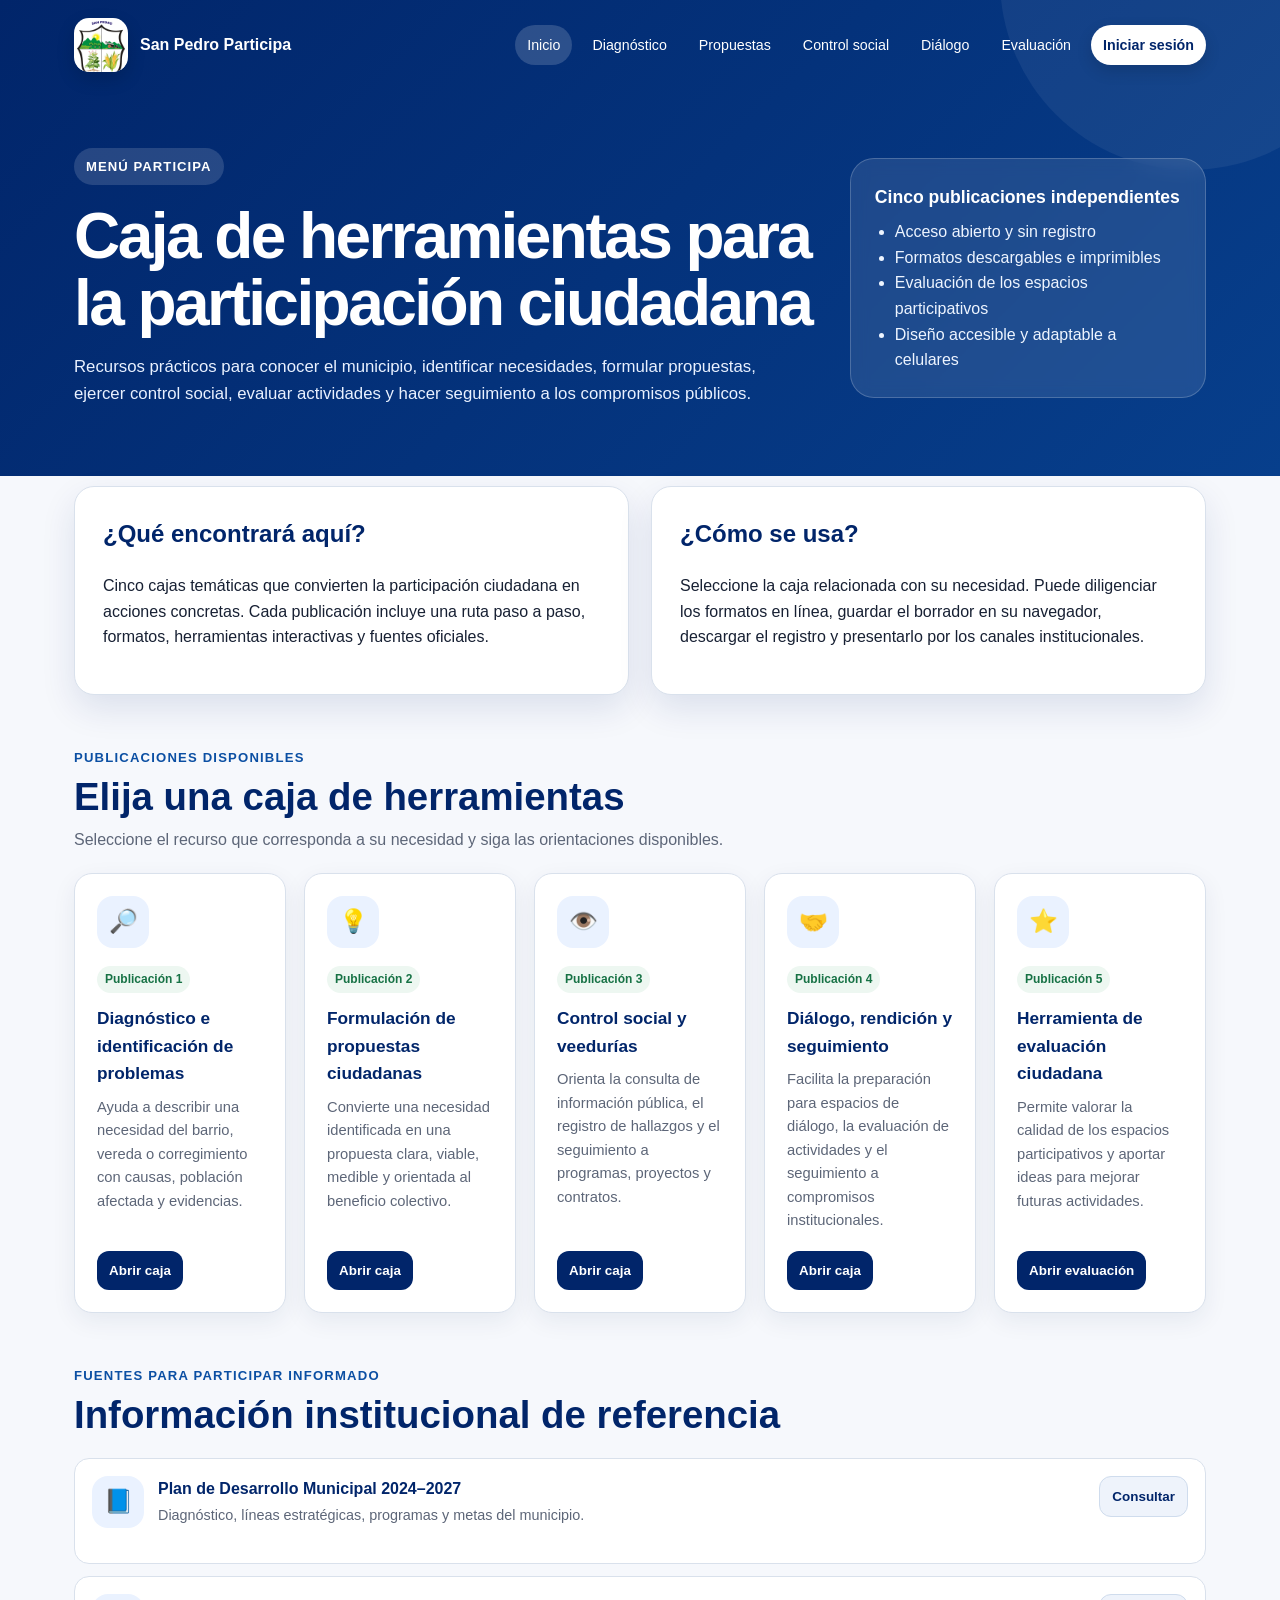
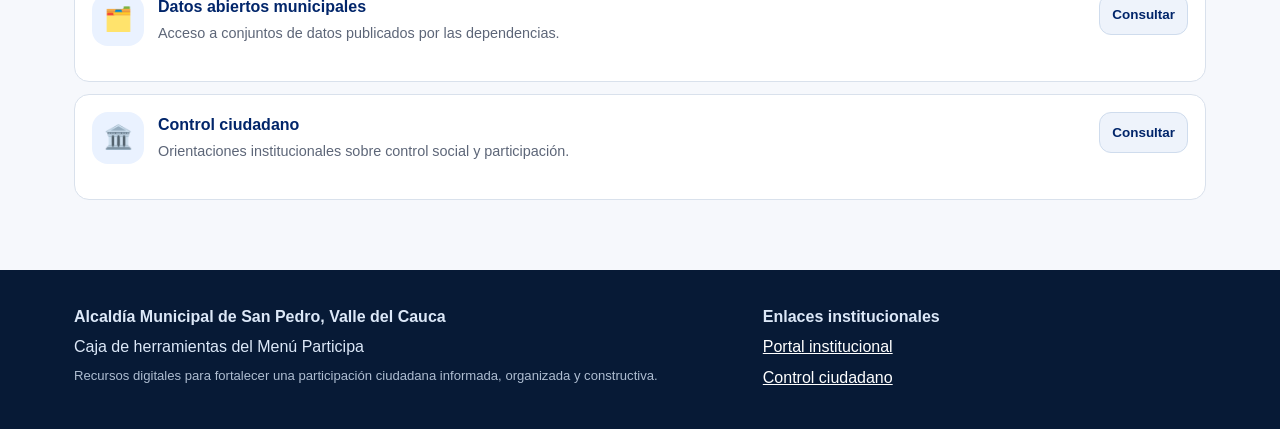
<file: index.html>
<!DOCTYPE html>
<html lang="es"><head><meta charset="utf-8"/><meta content="width=device-width,initial-scale=1" name="viewport"/><meta content="Recursos prácticos para conocer el municipio, identificar necesidades, formular propuestas, ejercer control social, evaluar actividades y hacer seguimiento a los compromisos públicos." name="description"/><title>Caja de herramientas para la participación ciudadana | Menú Participa</title><link href="assets/img/escudo-san-pedro.jpg" rel="icon" type="image/jpeg"/><link href="assets/css/estilos.css" rel="stylesheet"/></head><body><a class="skip" href="#contenido">Saltar al contenido principal</a><header class="site-header"><div class="nav-wrap"><a class="brand" href="index.html"><span aria-hidden="true" class="brand-mark logo-mark"><img alt="Escudo del Municipio de San Pedro, Valle del Cauca" src="assets/img/escudo-san-pedro.jpg"/></span><span>San Pedro Participa</span></a><nav aria-label="Navegación principal" class="nav-links">
<a aria-current="page" href="index.html">Inicio</a><a href="caja-1-diagnostico.html">Diagnóstico</a><a href="caja-2-propuestas.html">Propuestas</a><a href="caja-3-control-social.html">Control social</a><a href="caja-4-dialogo-rendicion.html">Diálogo</a><a href="caja-5-evaluacion.html">Evaluación</a>
<a class="nav-login" href="administracion.html">Iniciar sesión</a></nav></div><section class="hero"><div><span class="eyebrow">Menú Participa</span><h1>Caja de herramientas para la participación ciudadana</h1><p>Recursos prácticos para conocer el municipio, identificar necesidades, formular propuestas, ejercer control social, evaluar actividades y hacer seguimiento a los compromisos públicos.</p></div><aside class="hero-panel"><strong>Cinco publicaciones independientes</strong><ul><li>Acceso abierto y sin registro</li><li>Formatos descargables e imprimibles</li><li>Evaluación de los espacios participativos</li><li>Diseño accesible y adaptable a celulares</li></ul></aside></section></header><main class="container" id="contenido"><section class="intro-grid"><article class="panel"><h2>¿Qué encontrará aquí?</h2><p>Cinco cajas temáticas que convierten la participación ciudadana en acciones concretas. Cada publicación incluye una ruta paso a paso, formatos, herramientas interactivas y fuentes oficiales.</p></article><article class="panel"><h2>¿Cómo se usa?</h2><p>Seleccione la caja relacionada con su necesidad. Puede diligenciar los formatos en línea, guardar el borrador en su navegador, descargar el registro y presentarlo por los canales institucionales.</p></article></section><div class="section-title"><span>Publicaciones disponibles</span><h2>Elija una caja de herramientas</h2><p>Seleccione el recurso que corresponda a su necesidad y siga las orientaciones disponibles.</p></div><section class="cards five-cards"><article class="card"><div aria-hidden="true" class="icon">🔎</div><span class="tag">Publicación 1</span><h3>Diagnóstico e identificación de problemas</h3><p>Ayuda a describir una necesidad del barrio, vereda o corregimiento con causas, población afectada y evidencias.</p><div class="card-actions"><a class="btn small" href="caja-1-diagnostico.html">Abrir caja</a></div></article><article class="card"><div aria-hidden="true" class="icon">💡</div><span class="tag">Publicación 2</span><h3>Formulación de propuestas ciudadanas</h3><p>Convierte una necesidad identificada en una propuesta clara, viable, medible y orientada al beneficio colectivo.</p><div class="card-actions"><a class="btn small" href="caja-2-propuestas.html">Abrir caja</a></div></article><article class="card"><div aria-hidden="true" class="icon">👁️</div><span class="tag">Publicación 3</span><h3>Control social y veedurías</h3><p>Orienta la consulta de información pública, el registro de hallazgos y el seguimiento a programas, proyectos y contratos.</p><div class="card-actions"><a class="btn small" href="caja-3-control-social.html">Abrir caja</a></div></article><article class="card"><div aria-hidden="true" class="icon">🤝</div><span class="tag">Publicación 4</span><h3>Diálogo, rendición y seguimiento</h3><p>Facilita la preparación para espacios de diálogo, la evaluación de actividades y el seguimiento a compromisos institucionales.</p><div class="card-actions"><a class="btn small" href="caja-4-dialogo-rendicion.html">Abrir caja</a></div></article><article class="card"><div aria-hidden="true" class="icon">⭐</div><span class="tag">Publicación 5</span><h3>Herramienta de evaluación ciudadana</h3><p>Permite valorar la calidad de los espacios participativos y aportar ideas para mejorar futuras actividades.</p><div class="card-actions"><a class="btn small" href="caja-5-evaluacion.html">Abrir evaluación</a></div></article></section><div class="section-title"><span>Fuentes para participar informado</span><h2>Información institucional de referencia</h2></div><section class="resource-list"><article class="resource"><div class="icon">📘</div><div><b>Plan de Desarrollo Municipal 2024–2027</b><p>Diagnóstico, líneas estratégicas, programas y metas del municipio.</p></div><a class="btn secondary small" href="https://www.sanpedro-valle.gov.co/planes/plan-de-desarrollo-municipal-san-pedro-valle-del-cauca" rel="noopener" target="_blank">Consultar</a></article><article class="resource"><div class="icon">🗂️</div><div><b>Datos abiertos municipales</b><p>Acceso a conjuntos de datos publicados por las dependencias.</p></div><a class="btn secondary small" href="https://www.sanpedro-valle.gov.co/datos-abiertos/datos-abiertos-publicados-por-el-municipio" rel="noopener" target="_blank">Consultar</a></article><article class="resource"><div class="icon">🏛️</div><div><b>Control ciudadano</b><p>Orientaciones institucionales sobre control social y participación.</p></div><a class="btn secondary small" href="https://www.sanpedro-valle.gov.co/control-ciudadano/control-ciudadano-631934" rel="noopener" target="_blank">Consultar</a></article></section></main><footer class="site-footer"><div class="footer-inner"><div><strong>Alcaldía Municipal de San Pedro, Valle del Cauca</strong><p>Caja de herramientas del Menú Participa</p><p class="foot-note">Recursos digitales para fortalecer una participación ciudadana informada, organizada y constructiva.</p></div><div><strong>Enlaces institucionales</strong><p><a href="https://www.sanpedro-valle.gov.co/" rel="noopener" target="_blank">Portal institucional</a></p><p><a href="https://www.sanpedro-valle.gov.co/control-ciudadano/control-ciudadano-631934" rel="noopener" target="_blank">Control ciudadano</a></p></div></div></footer><script src="assets/js/app.js"></script></body></html>
</file>
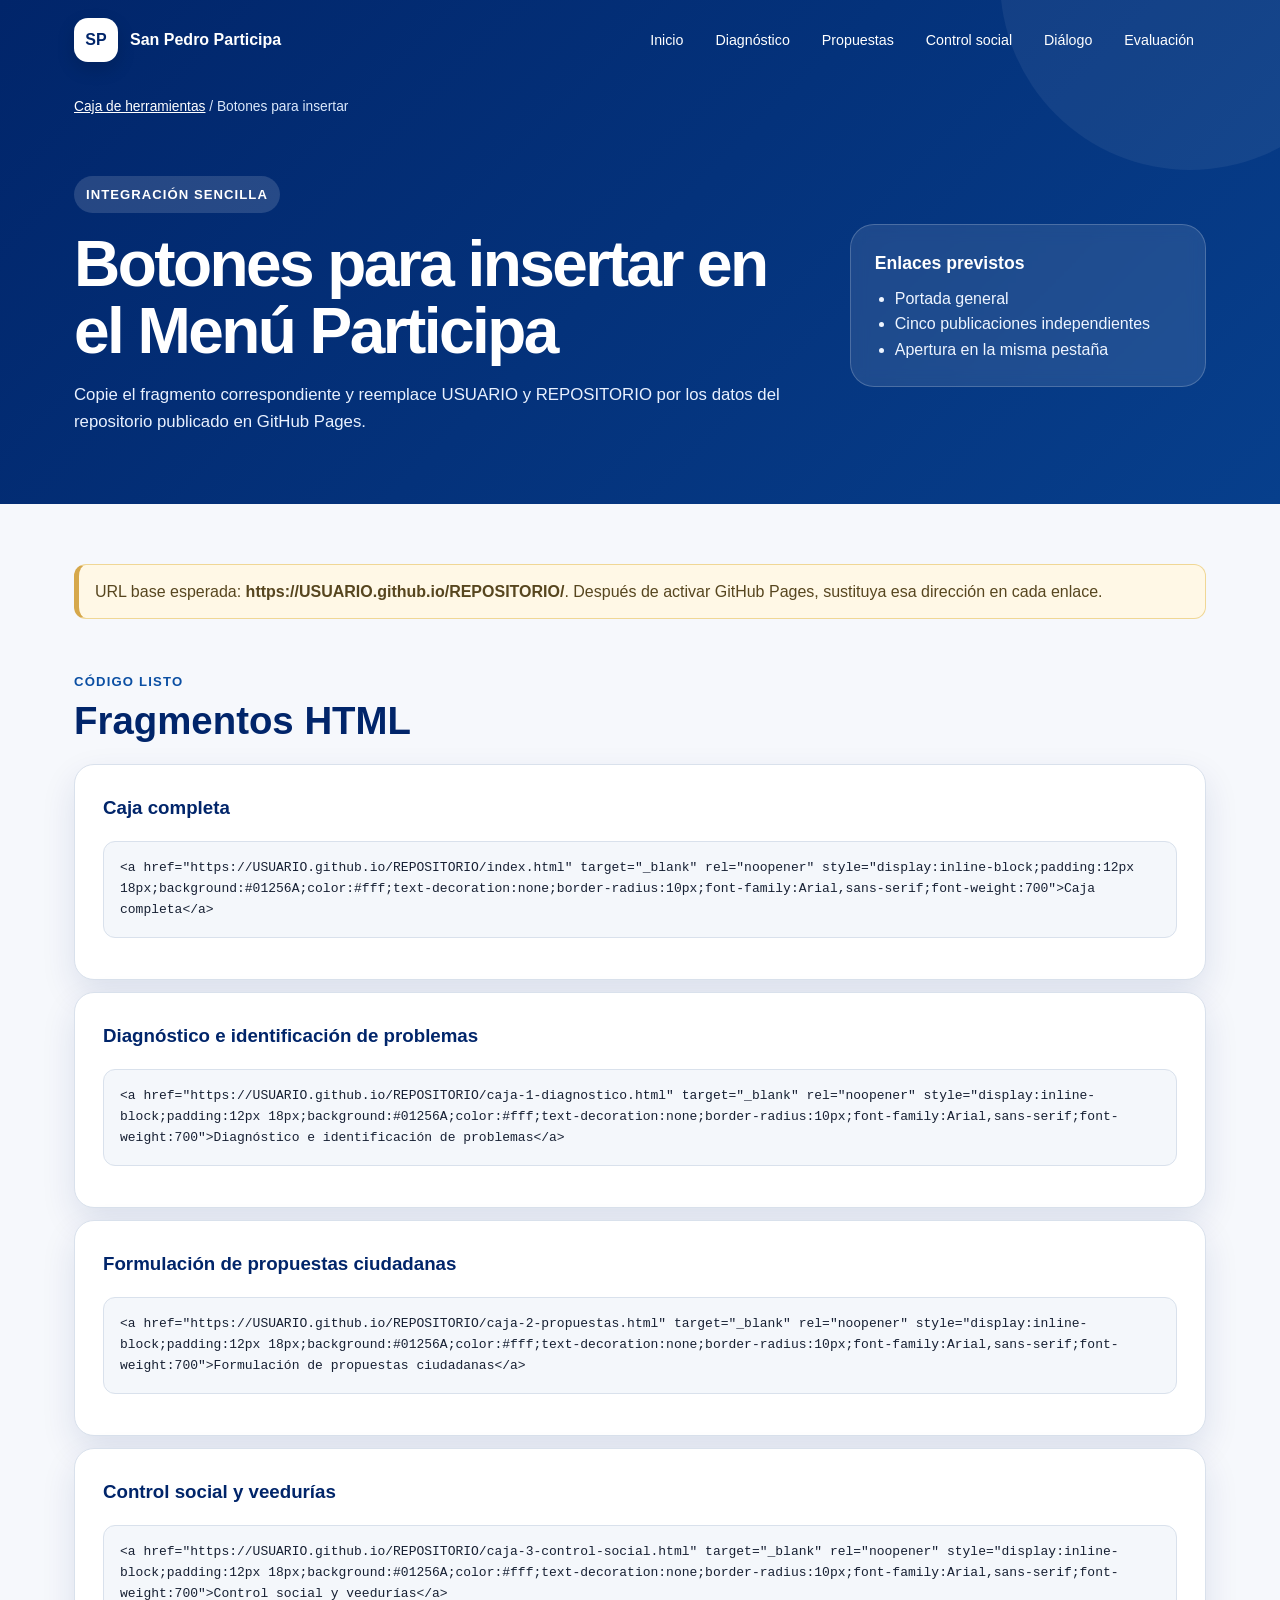
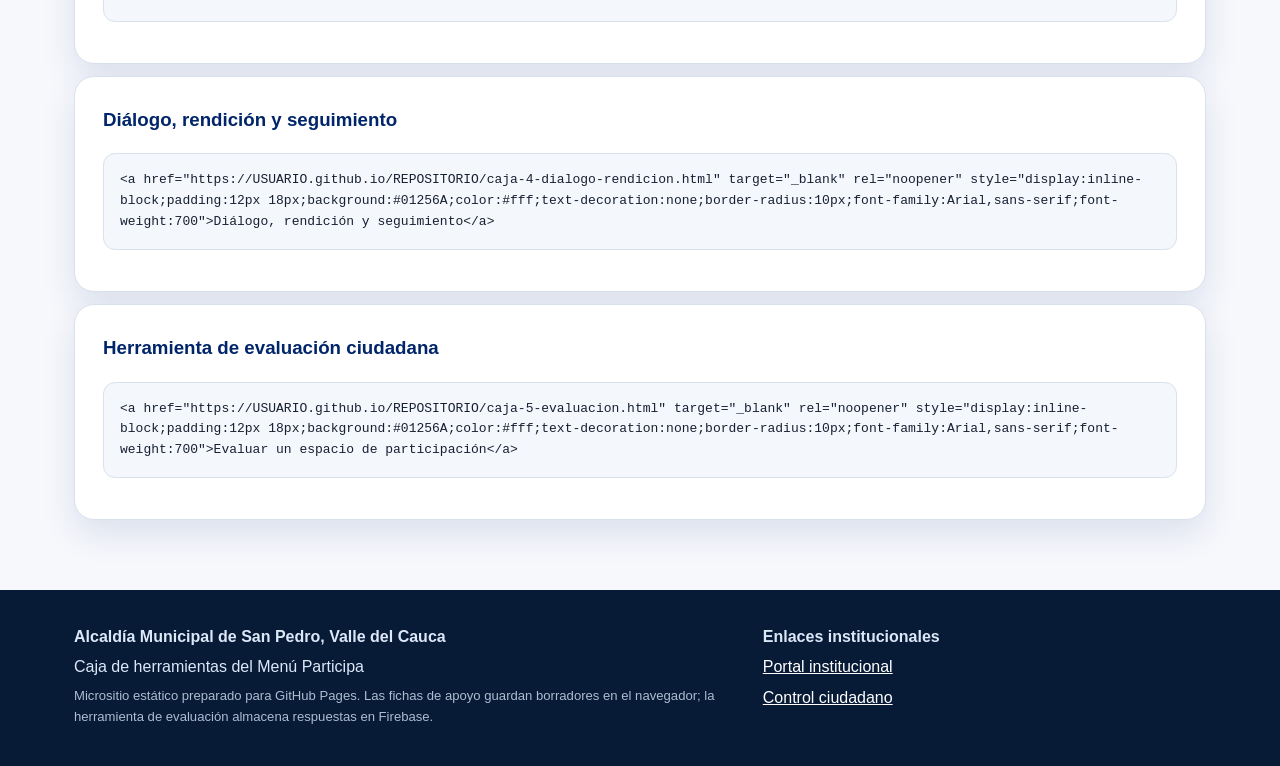
<file: botones-para-insertar.html>
<!doctype html><html lang="es"><head><meta charset="utf-8"><meta name="viewport" content="width=device-width,initial-scale=1"><meta name="description" content="Copie el fragmento correspondiente y reemplace USUARIO y REPOSITORIO por los datos del repositorio publicado en GitHub Pages."><title>Botones para insertar en el Menú Participa | Menú Participa</title><link rel="stylesheet" href="assets/css/estilos.css"></head><body><a class="skip" href="#contenido">Saltar al contenido principal</a><header class="site-header"><div class="nav-wrap"><a class="brand" href="index.html"><span class="brand-mark" aria-hidden="true">SP</span><span>San Pedro Participa</span></a><nav class="nav-links" aria-label="Navegación principal">
<a href="index.html">Inicio</a><a href="caja-1-diagnostico.html">Diagnóstico</a><a href="caja-2-propuestas.html">Propuestas</a><a href="caja-3-control-social.html">Control social</a><a href="caja-4-dialogo-rendicion.html">Diálogo</a><a href="caja-5-evaluacion.html">Evaluación</a>
</nav></div><div class="breadcrumbs"><a href="index.html">Caja de herramientas</a> / Botones para insertar</div><section class="hero"><div><span class="eyebrow">Integración sencilla</span><h1>Botones para insertar en el Menú Participa</h1><p>Copie el fragmento correspondiente y reemplace USUARIO y REPOSITORIO por los datos del repositorio publicado en GitHub Pages.</p></div><aside class="hero-panel"><strong>Enlaces previstos</strong><ul><li>Portada general</li><li>Cinco publicaciones independientes</li><li>Apertura en la misma pestaña</li></ul></aside></section></header><main id="contenido" class="container"><div class="notice">URL base esperada: <strong>https://USUARIO.github.io/REPOSITORIO/</strong>. Después de activar GitHub Pages, sustituya esa dirección en cada enlace.</div><div class="section-title"><span>Código listo</span><h2>Fragmentos HTML</h2></div><section class="resource-list"><article class="panel"><h3>Caja completa</h3><pre style="white-space:pre-wrap;word-break:break-word;background:#f4f7fb;padding:16px;border-radius:12px;border:1px solid #d9e1ec"><code>&lt;a href="https://USUARIO.github.io/REPOSITORIO/index.html" target="_blank" rel="noopener" style="display:inline-block;padding:12px 18px;background:#01256A;color:#fff;text-decoration:none;border-radius:10px;font-family:Arial,sans-serif;font-weight:700"&gt;Caja completa&lt;/a&gt;</code></pre></article><article class="panel"><h3>Diagnóstico e identificación de problemas</h3><pre style="white-space:pre-wrap;word-break:break-word;background:#f4f7fb;padding:16px;border-radius:12px;border:1px solid #d9e1ec"><code>&lt;a href="https://USUARIO.github.io/REPOSITORIO/caja-1-diagnostico.html" target="_blank" rel="noopener" style="display:inline-block;padding:12px 18px;background:#01256A;color:#fff;text-decoration:none;border-radius:10px;font-family:Arial,sans-serif;font-weight:700"&gt;Diagnóstico e identificación de problemas&lt;/a&gt;</code></pre></article><article class="panel"><h3>Formulación de propuestas ciudadanas</h3><pre style="white-space:pre-wrap;word-break:break-word;background:#f4f7fb;padding:16px;border-radius:12px;border:1px solid #d9e1ec"><code>&lt;a href="https://USUARIO.github.io/REPOSITORIO/caja-2-propuestas.html" target="_blank" rel="noopener" style="display:inline-block;padding:12px 18px;background:#01256A;color:#fff;text-decoration:none;border-radius:10px;font-family:Arial,sans-serif;font-weight:700"&gt;Formulación de propuestas ciudadanas&lt;/a&gt;</code></pre></article><article class="panel"><h3>Control social y veedurías</h3><pre style="white-space:pre-wrap;word-break:break-word;background:#f4f7fb;padding:16px;border-radius:12px;border:1px solid #d9e1ec"><code>&lt;a href="https://USUARIO.github.io/REPOSITORIO/caja-3-control-social.html" target="_blank" rel="noopener" style="display:inline-block;padding:12px 18px;background:#01256A;color:#fff;text-decoration:none;border-radius:10px;font-family:Arial,sans-serif;font-weight:700"&gt;Control social y veedurías&lt;/a&gt;</code></pre></article><article class="panel"><h3>Diálogo, rendición y seguimiento</h3><pre style="white-space:pre-wrap;word-break:break-word;background:#f4f7fb;padding:16px;border-radius:12px;border:1px solid #d9e1ec"><code>&lt;a href="https://USUARIO.github.io/REPOSITORIO/caja-4-dialogo-rendicion.html" target="_blank" rel="noopener" style="display:inline-block;padding:12px 18px;background:#01256A;color:#fff;text-decoration:none;border-radius:10px;font-family:Arial,sans-serif;font-weight:700"&gt;Diálogo, rendición y seguimiento&lt;/a&gt;</code></pre></article><article class="panel"><h3>Herramienta de evaluación ciudadana</h3><pre style="white-space:pre-wrap;word-break:break-word;background:#f4f7fb;padding:16px;border-radius:12px;border:1px solid #d9e1ec"><code>&lt;a href="https://USUARIO.github.io/REPOSITORIO/caja-5-evaluacion.html" target="_blank" rel="noopener" style="display:inline-block;padding:12px 18px;background:#01256A;color:#fff;text-decoration:none;border-radius:10px;font-family:Arial,sans-serif;font-weight:700"&gt;Evaluar un espacio de participación&lt;/a&gt;</code></pre></article></section></main><footer class="site-footer"><div class="footer-inner"><div><strong>Alcaldía Municipal de San Pedro, Valle del Cauca</strong><p>Caja de herramientas del Menú Participa</p><p class="foot-note">Micrositio estático preparado para GitHub Pages. Las fichas de apoyo guardan borradores en el navegador; la herramienta de evaluación almacena respuestas en Firebase.</p></div><div><strong>Enlaces institucionales</strong><p><a href="https://www.sanpedro-valle.gov.co/" target="_blank" rel="noopener">Portal institucional</a></p><p><a href="https://www.sanpedro-valle.gov.co/control-ciudadano/control-ciudadano-631934" target="_blank" rel="noopener">Control ciudadano</a></p></div></div></footer><script src="assets/js/app.js"></script></body></html>
</file>
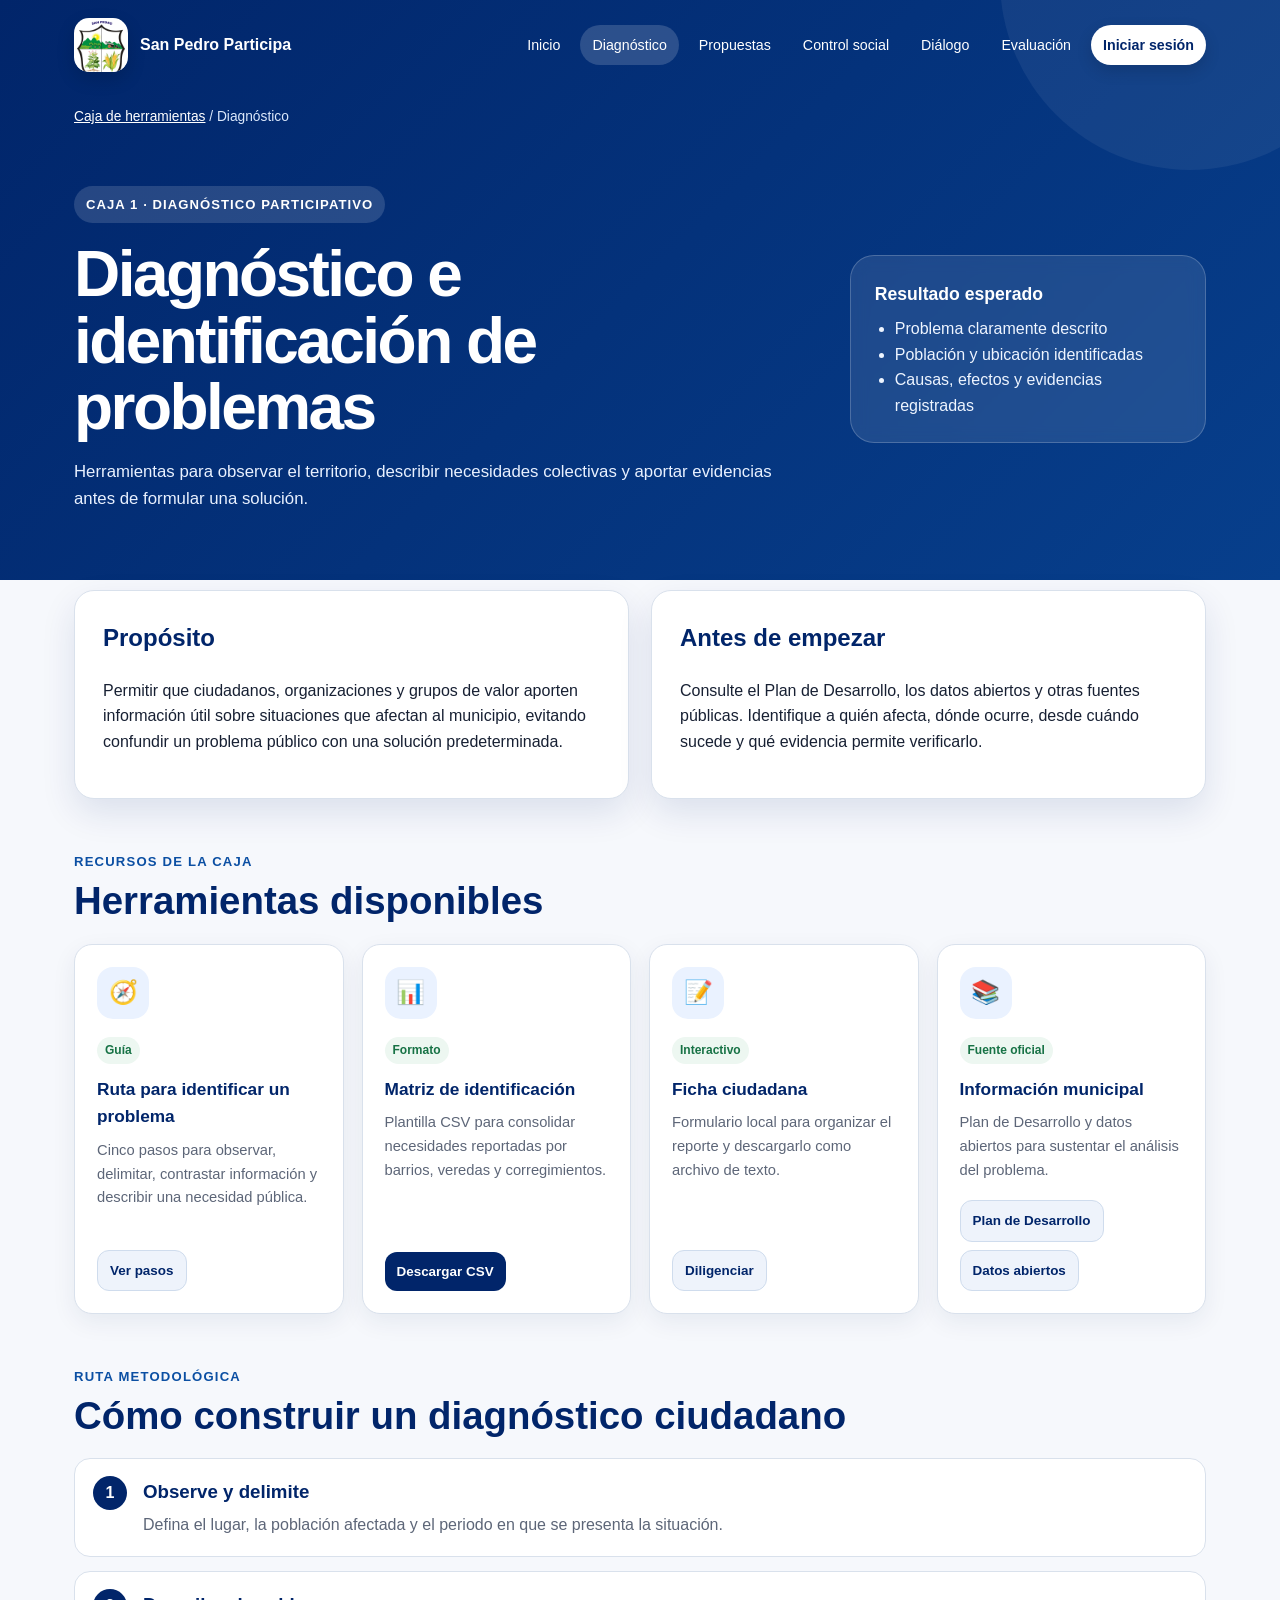
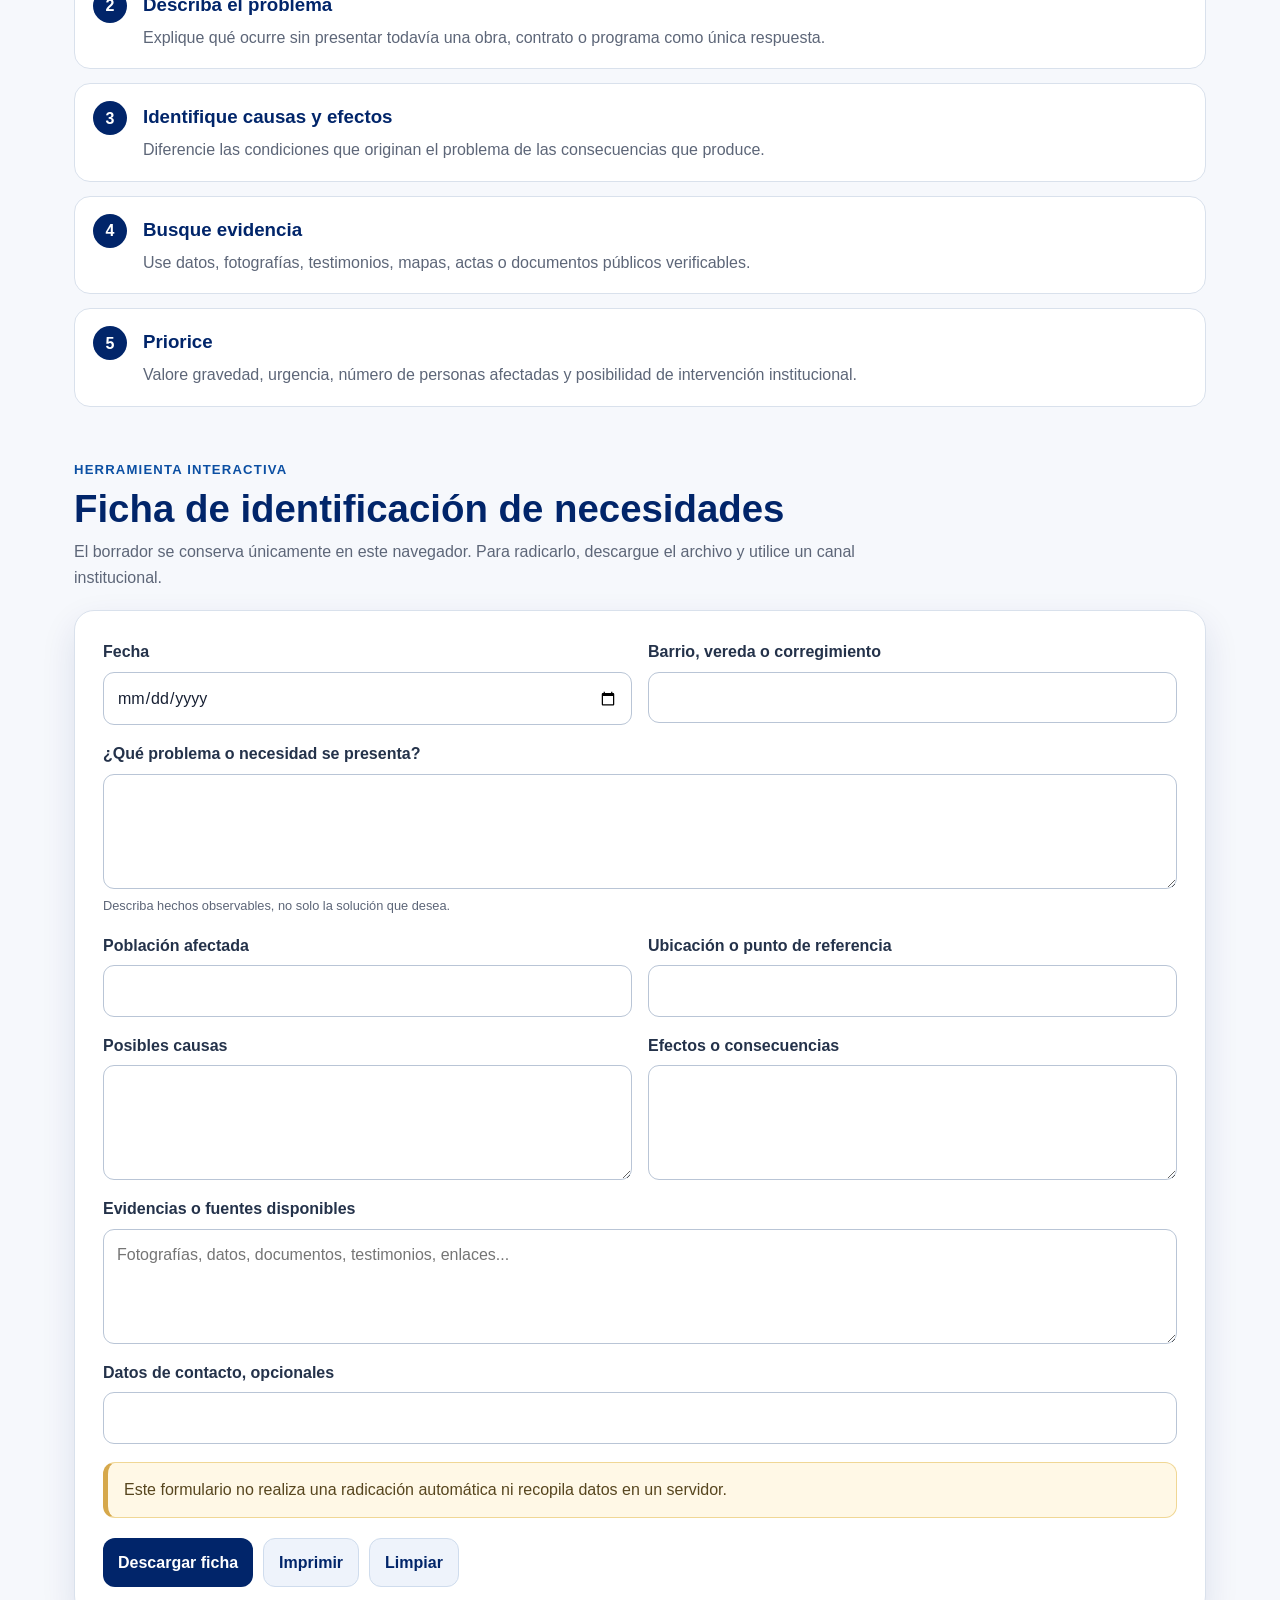
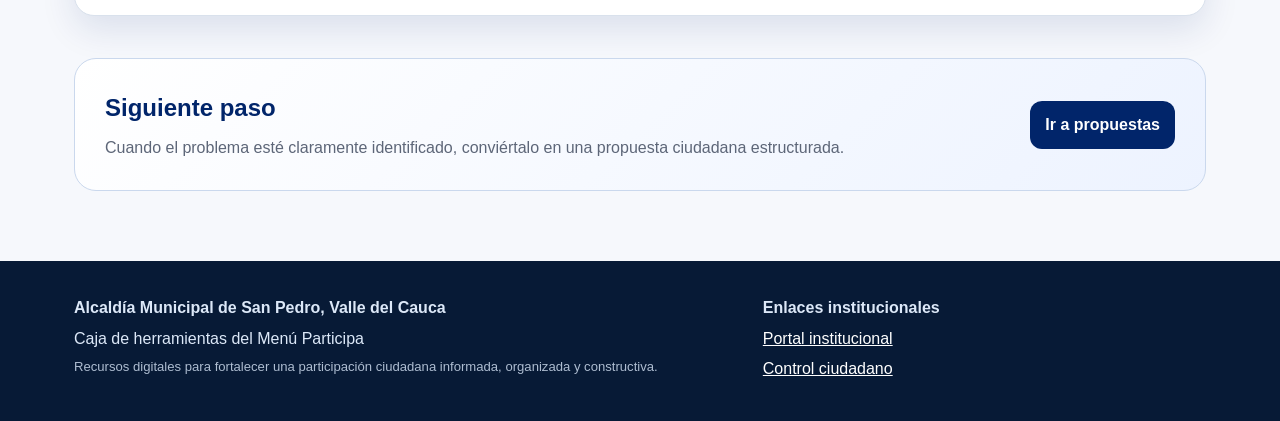
<file: caja-1-diagnostico.html>
<!DOCTYPE html>
<html lang="es"><head><meta charset="utf-8"/><meta content="width=device-width,initial-scale=1" name="viewport"/><meta content="Herramientas para observar el territorio, describir necesidades colectivas y aportar evidencias antes de formular una solución." name="description"/><title>Diagnóstico e identificación de problemas | Menú Participa</title><link href="assets/img/escudo-san-pedro.jpg" rel="icon" type="image/jpeg"/><link href="assets/css/estilos.css" rel="stylesheet"/></head><body><a class="skip" href="#contenido">Saltar al contenido principal</a><header class="site-header"><div class="nav-wrap"><a class="brand" href="index.html"><span aria-hidden="true" class="brand-mark logo-mark"><img alt="Escudo del Municipio de San Pedro, Valle del Cauca" src="assets/img/escudo-san-pedro.jpg"/></span><span>San Pedro Participa</span></a><nav aria-label="Navegación principal" class="nav-links">
<a href="index.html">Inicio</a><a aria-current="page" href="caja-1-diagnostico.html">Diagnóstico</a><a href="caja-2-propuestas.html">Propuestas</a><a href="caja-3-control-social.html">Control social</a><a href="caja-4-dialogo-rendicion.html">Diálogo</a><a href="caja-5-evaluacion.html">Evaluación</a>
<a class="nav-login" href="administracion.html">Iniciar sesión</a></nav></div><div class="breadcrumbs"><a href="index.html">Caja de herramientas</a> / Diagnóstico</div><section class="hero"><div><span class="eyebrow">Caja 1 · Diagnóstico participativo</span><h1>Diagnóstico e identificación de problemas</h1><p>Herramientas para observar el territorio, describir necesidades colectivas y aportar evidencias antes de formular una solución.</p></div><aside class="hero-panel"><strong>Resultado esperado</strong><ul><li>Problema claramente descrito</li><li>Población y ubicación identificadas</li><li>Causas, efectos y evidencias registradas</li></ul></aside></section></header><main class="container" id="contenido"><section class="intro-grid"><article class="panel"><h2>Propósito</h2><p>Permitir que ciudadanos, organizaciones y grupos de valor aporten información útil sobre situaciones que afectan al municipio, evitando confundir un problema público con una solución predeterminada.</p></article><article class="panel"><h2>Antes de empezar</h2><p>Consulte el Plan de Desarrollo, los datos abiertos y otras fuentes públicas. Identifique a quién afecta, dónde ocurre, desde cuándo sucede y qué evidencia permite verificarlo.</p></article></section><div class="section-title"><span>Recursos de la caja</span><h2>Herramientas disponibles</h2></div><section class="cards"><article class="card"><div aria-hidden="true" class="icon">🧭</div><span class="tag">Guía</span><h3>Ruta para identificar un problema</h3><p>Cinco pasos para observar, delimitar, contrastar información y describir una necesidad pública.</p><div class="card-actions"><a class="btn small secondary" href="#ruta">Ver pasos</a></div></article><article class="card"><div aria-hidden="true" class="icon">📊</div><span class="tag">Formato</span><h3>Matriz de identificación</h3><p>Plantilla CSV para consolidar necesidades reportadas por barrios, veredas y corregimientos.</p><div class="card-actions"><a class="btn small" href="formatos/matriz-identificacion-problemas.csv">Descargar CSV</a></div></article><article class="card"><div aria-hidden="true" class="icon">📝</div><span class="tag">Interactivo</span><h3>Ficha ciudadana</h3><p>Formulario local para organizar el reporte y descargarlo como archivo de texto.</p><div class="card-actions"><a class="btn small secondary" href="#formulario">Diligenciar</a></div></article><article class="card"><div aria-hidden="true" class="icon">📚</div><span class="tag">Fuente oficial</span><h3>Información municipal</h3><p>Plan de Desarrollo y datos abiertos para sustentar el análisis del problema.</p><div class="card-actions"><a class="btn small secondary" href="https://www.sanpedro-valle.gov.co/planes/plan-de-desarrollo-municipal-san-pedro-valle-del-cauca" rel="noopener" target="_blank">Plan de Desarrollo</a><a class="btn small secondary" href="https://www.sanpedro-valle.gov.co/datos-abiertos/datos-abiertos-publicados-por-el-municipio" rel="noopener" target="_blank">Datos abiertos</a></div></article></section><section id="ruta"><div class="section-title"><span>Ruta metodológica</span><h2>Cómo construir un diagnóstico ciudadano</h2></div><div class="steps"><article class="step"><h3>Observe y delimite</h3><p>Defina el lugar, la población afectada y el periodo en que se presenta la situación.</p></article><article class="step"><h3>Describa el problema</h3><p>Explique qué ocurre sin presentar todavía una obra, contrato o programa como única respuesta.</p></article><article class="step"><h3>Identifique causas y efectos</h3><p>Diferencie las condiciones que originan el problema de las consecuencias que produce.</p></article><article class="step"><h3>Busque evidencia</h3><p>Use datos, fotografías, testimonios, mapas, actas o documentos públicos verificables.</p></article><article class="step"><h3>Priorice</h3><p>Valore gravedad, urgencia, número de personas afectadas y posibilidad de intervención institucional.</p></article></div></section><section id="formulario"><div class="section-title"><span>Herramienta interactiva</span><h2>Ficha de identificación de necesidades</h2><p>El borrador se conserva únicamente en este navegador. Para radicarlo, descargue el archivo y utilice un canal institucional.</p></div><form class="tool-form form-box" data-filename="ficha-diagnostico-ciudadano" data-title="Ficha ciudadana de identificación de necesidades" id="diagnostico"><div class="form-grid"><div class="field"><label for="fecha">Fecha</label><input id="fecha" name="fecha" required="" type="date"/></div><div class="field"><label for="territorio">Barrio, vereda o corregimiento</label><input id="territorio" name="territorio" required=""/></div><div class="field full"><label for="problema">¿Qué problema o necesidad se presenta?</label><textarea id="problema" name="problema" required=""></textarea><span class="help">Describa hechos observables, no solo la solución que desea.</span></div><div class="field"><label for="poblacion">Población afectada</label><input id="poblacion" name="poblacion" required=""/></div><div class="field"><label for="ubicacion">Ubicación o punto de referencia</label><input id="ubicacion" name="ubicacion" required=""/></div><div class="field"><label for="causas">Posibles causas</label><textarea id="causas" name="causas"></textarea></div><div class="field"><label for="efectos">Efectos o consecuencias</label><textarea id="efectos" name="efectos"></textarea></div><div class="field full"><label for="evidencias">Evidencias o fuentes disponibles</label><textarea id="evidencias" name="evidencias" placeholder="Fotografías, datos, documentos, testimonios, enlaces..."></textarea></div><div class="field full"><label for="contacto">Datos de contacto, opcionales</label><input id="contacto" name="contacto"/></div></div><div class="notice">Este formulario no realiza una radicación automática ni recopila datos en un servidor.</div><div class="form-actions"><button class="btn js-download" type="button">Descargar ficha</button><button class="btn secondary js-print" type="button">Imprimir</button><button class="btn secondary js-clear" type="button">Limpiar</button></div><div class="success" tabindex="-1">La ficha fue generada. Preséntela por el canal institucional correspondiente.</div></form></section><section class="callout"><div><h2>Siguiente paso</h2><p>Cuando el problema esté claramente identificado, conviértalo en una propuesta ciudadana estructurada.</p></div><a class="btn" href="caja-2-propuestas.html">Ir a propuestas</a></section></main><footer class="site-footer"><div class="footer-inner"><div><strong>Alcaldía Municipal de San Pedro, Valle del Cauca</strong><p>Caja de herramientas del Menú Participa</p><p class="foot-note">Recursos digitales para fortalecer una participación ciudadana informada, organizada y constructiva.</p></div><div><strong>Enlaces institucionales</strong><p><a href="https://www.sanpedro-valle.gov.co/" rel="noopener" target="_blank">Portal institucional</a></p><p><a href="https://www.sanpedro-valle.gov.co/control-ciudadano/control-ciudadano-631934" rel="noopener" target="_blank">Control ciudadano</a></p></div></div></footer><script src="assets/js/app.js"></script></body></html>
</file>
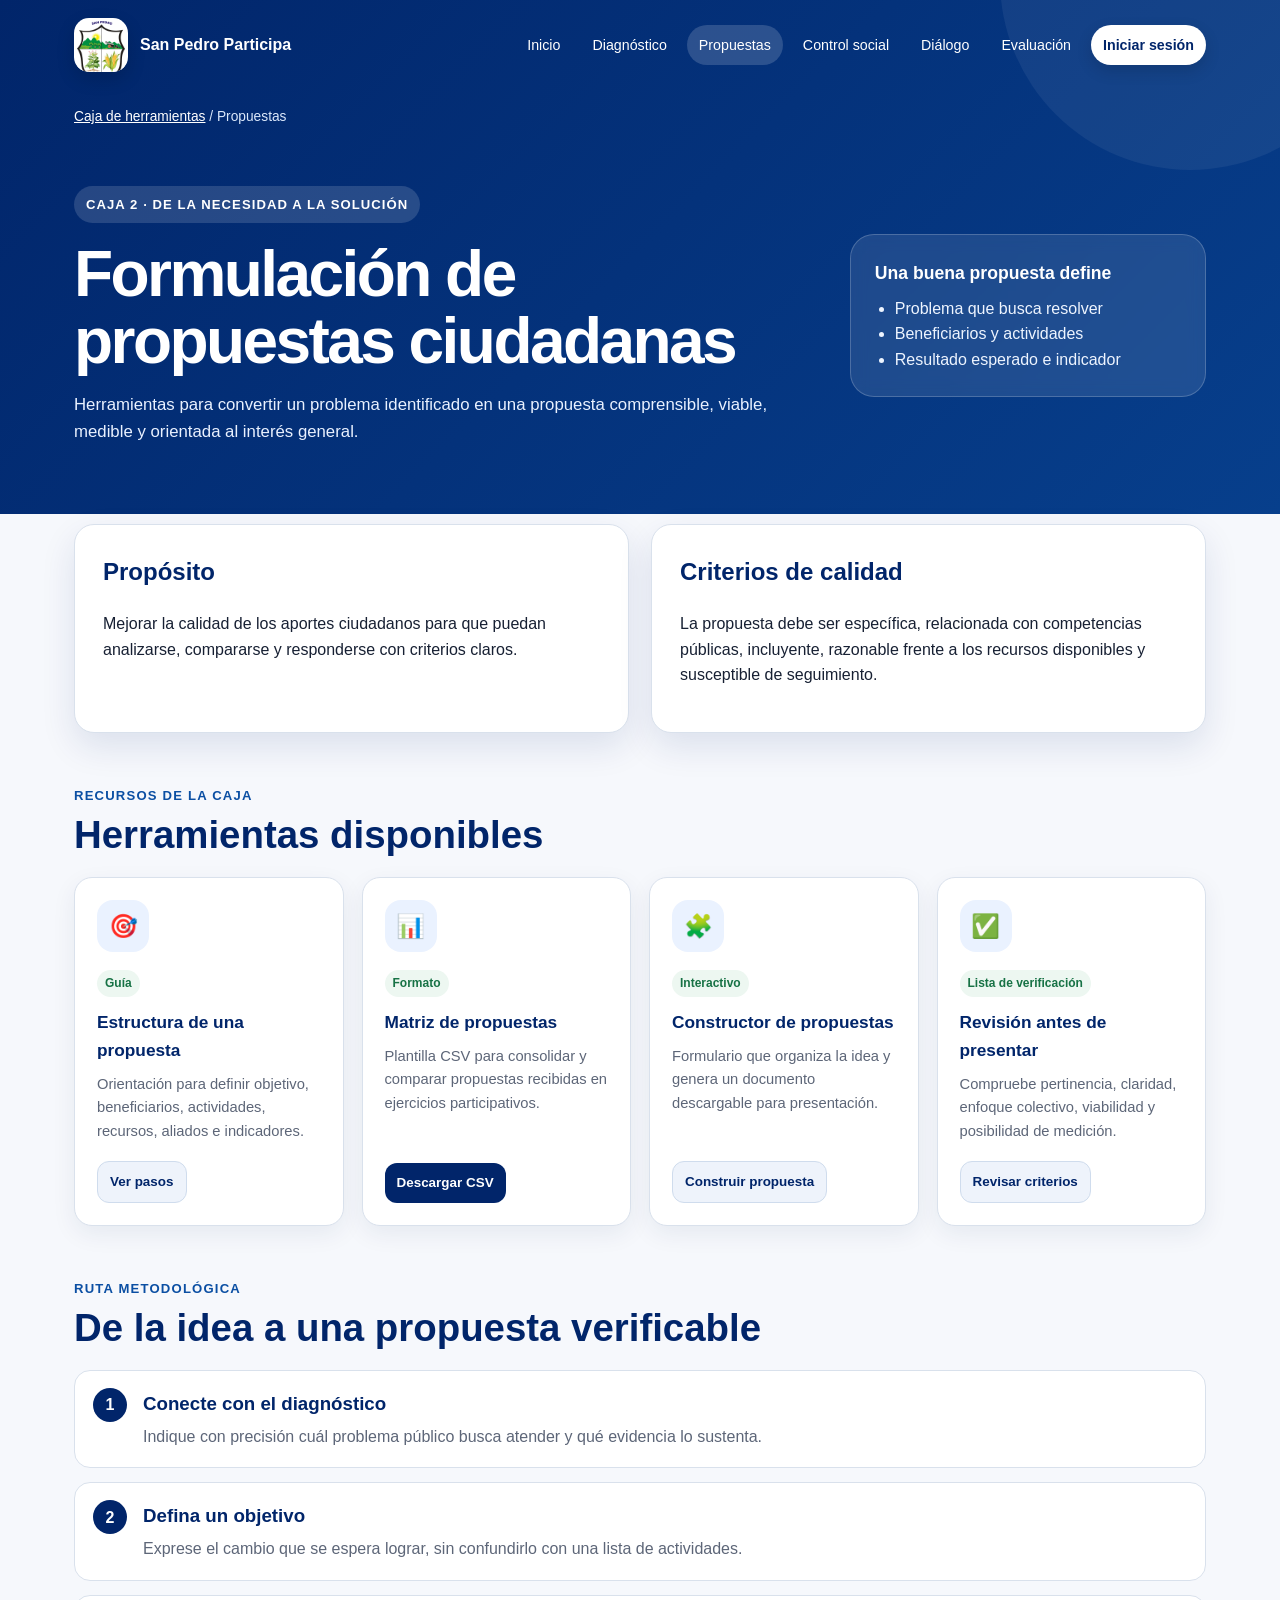
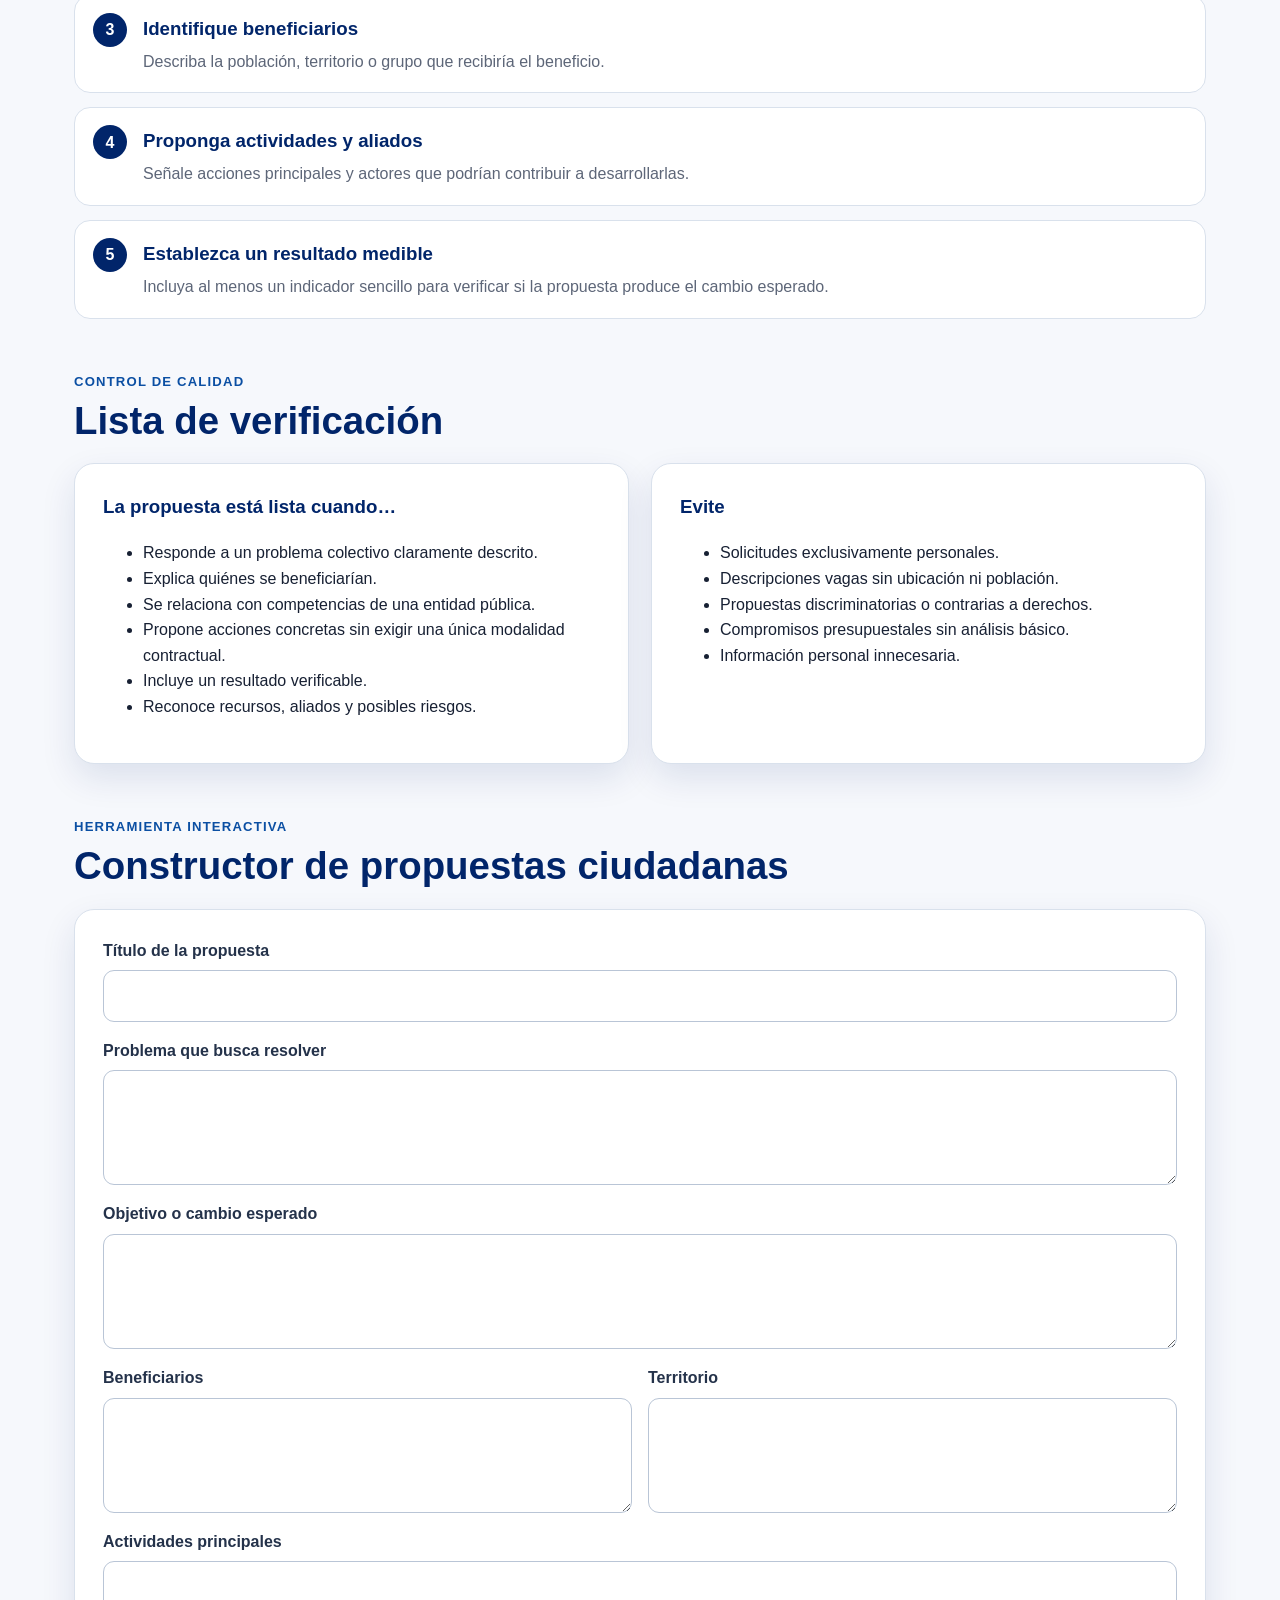
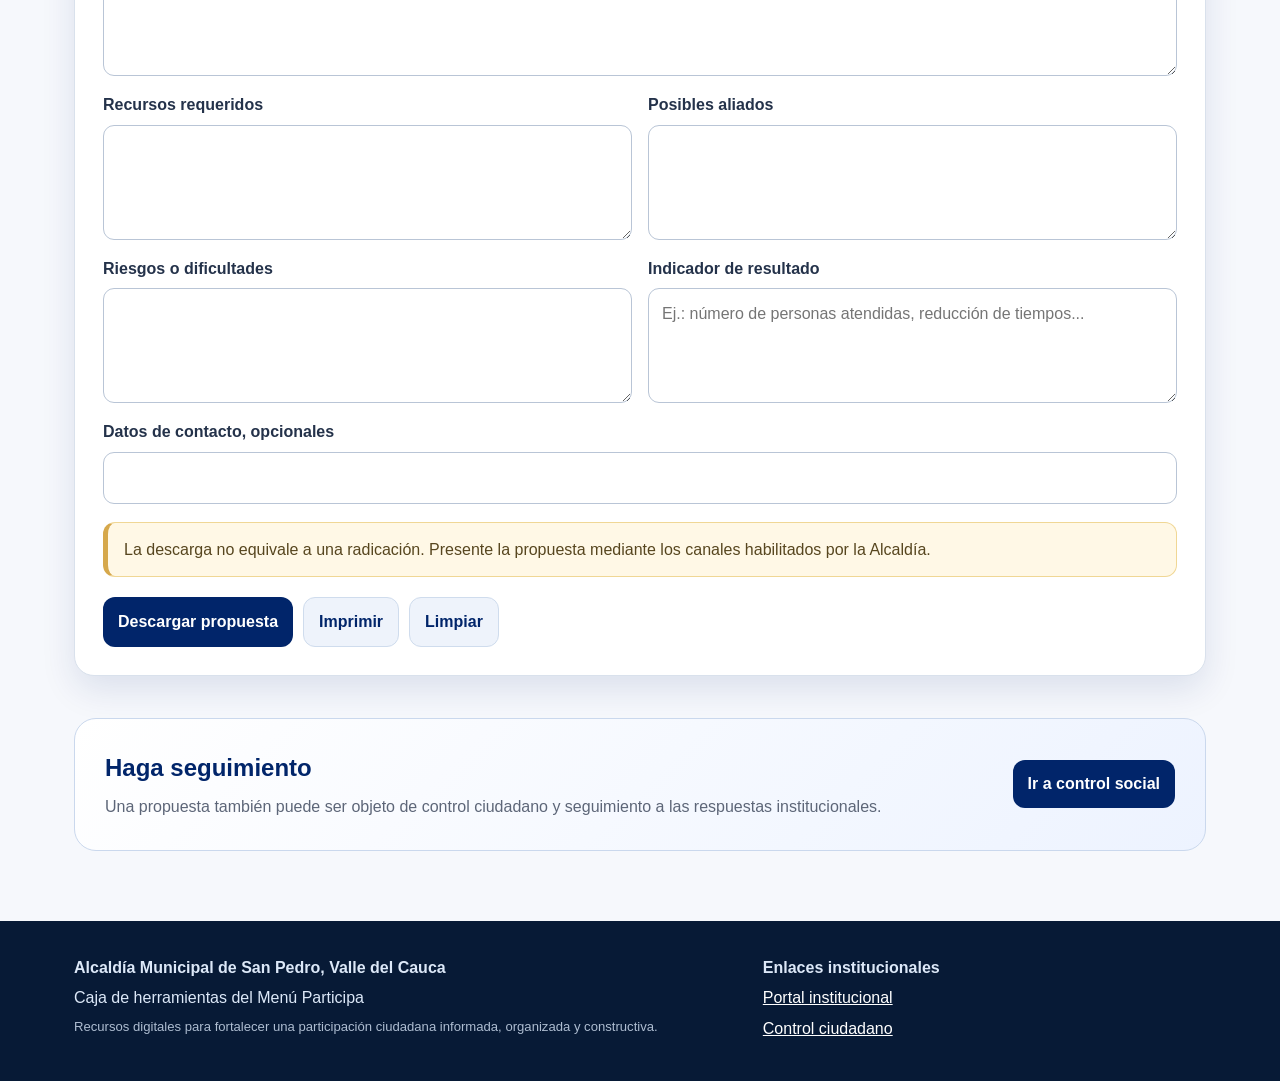
<file: caja-2-propuestas.html>
<!DOCTYPE html>
<html lang="es"><head><meta charset="utf-8"/><meta content="width=device-width,initial-scale=1" name="viewport"/><meta content="Herramientas para convertir un problema identificado en una propuesta comprensible, viable, medible y orientada al interés general." name="description"/><title>Formulación de propuestas ciudadanas | Menú Participa</title><link href="assets/img/escudo-san-pedro.jpg" rel="icon" type="image/jpeg"/><link href="assets/css/estilos.css" rel="stylesheet"/></head><body><a class="skip" href="#contenido">Saltar al contenido principal</a><header class="site-header"><div class="nav-wrap"><a class="brand" href="index.html"><span aria-hidden="true" class="brand-mark logo-mark"><img alt="Escudo del Municipio de San Pedro, Valle del Cauca" src="assets/img/escudo-san-pedro.jpg"/></span><span>San Pedro Participa</span></a><nav aria-label="Navegación principal" class="nav-links">
<a href="index.html">Inicio</a><a href="caja-1-diagnostico.html">Diagnóstico</a><a aria-current="page" href="caja-2-propuestas.html">Propuestas</a><a href="caja-3-control-social.html">Control social</a><a href="caja-4-dialogo-rendicion.html">Diálogo</a><a href="caja-5-evaluacion.html">Evaluación</a>
<a class="nav-login" href="administracion.html">Iniciar sesión</a></nav></div><div class="breadcrumbs"><a href="index.html">Caja de herramientas</a> / Propuestas</div><section class="hero"><div><span class="eyebrow">Caja 2 · De la necesidad a la solución</span><h1>Formulación de propuestas ciudadanas</h1><p>Herramientas para convertir un problema identificado en una propuesta comprensible, viable, medible y orientada al interés general.</p></div><aside class="hero-panel"><strong>Una buena propuesta define</strong><ul><li>Problema que busca resolver</li><li>Beneficiarios y actividades</li><li>Resultado esperado e indicador</li></ul></aside></section></header><main class="container" id="contenido"><section class="intro-grid"><article class="panel"><h2>Propósito</h2><p>Mejorar la calidad de los aportes ciudadanos para que puedan analizarse, compararse y responderse con criterios claros.</p></article><article class="panel"><h2>Criterios de calidad</h2><p>La propuesta debe ser específica, relacionada con competencias públicas, incluyente, razonable frente a los recursos disponibles y susceptible de seguimiento.</p></article></section><div class="section-title"><span>Recursos de la caja</span><h2>Herramientas disponibles</h2></div><section class="cards"><article class="card"><div aria-hidden="true" class="icon">🎯</div><span class="tag">Guía</span><h3>Estructura de una propuesta</h3><p>Orientación para definir objetivo, beneficiarios, actividades, recursos, aliados e indicadores.</p><div class="card-actions"><a class="btn small secondary" href="#ruta">Ver pasos</a></div></article><article class="card"><div aria-hidden="true" class="icon">📊</div><span class="tag">Formato</span><h3>Matriz de propuestas</h3><p>Plantilla CSV para consolidar y comparar propuestas recibidas en ejercicios participativos.</p><div class="card-actions"><a class="btn small" href="formatos/matriz-propuestas-ciudadanas.csv">Descargar CSV</a></div></article><article class="card"><div aria-hidden="true" class="icon">🧩</div><span class="tag">Interactivo</span><h3>Constructor de propuestas</h3><p>Formulario que organiza la idea y genera un documento descargable para presentación.</p><div class="card-actions"><a class="btn small secondary" href="#formulario">Construir propuesta</a></div></article><article class="card"><div aria-hidden="true" class="icon">✅</div><span class="tag">Lista de verificación</span><h3>Revisión antes de presentar</h3><p>Compruebe pertinencia, claridad, enfoque colectivo, viabilidad y posibilidad de medición.</p><div class="card-actions"><a class="btn small secondary" href="#lista">Revisar criterios</a></div></article></section><section id="ruta"><div class="section-title"><span>Ruta metodológica</span><h2>De la idea a una propuesta verificable</h2></div><div class="steps"><article class="step"><h3>Conecte con el diagnóstico</h3><p>Indique con precisión cuál problema público busca atender y qué evidencia lo sustenta.</p></article><article class="step"><h3>Defina un objetivo</h3><p>Exprese el cambio que se espera lograr, sin confundirlo con una lista de actividades.</p></article><article class="step"><h3>Identifique beneficiarios</h3><p>Describa la población, territorio o grupo que recibiría el beneficio.</p></article><article class="step"><h3>Proponga actividades y aliados</h3><p>Señale acciones principales y actores que podrían contribuir a desarrollarlas.</p></article><article class="step"><h3>Establezca un resultado medible</h3><p>Incluya al menos un indicador sencillo para verificar si la propuesta produce el cambio esperado.</p></article></div></section><section id="lista"><div class="section-title"><span>Control de calidad</span><h2>Lista de verificación</h2></div><div class="toolbox-grid"><article class="panel"><h3>La propuesta está lista cuando…</h3><ul><li>Responde a un problema colectivo claramente descrito.</li><li>Explica quiénes se beneficiarían.</li><li>Se relaciona con competencias de una entidad pública.</li><li>Propone acciones concretas sin exigir una única modalidad contractual.</li><li>Incluye un resultado verificable.</li><li>Reconoce recursos, aliados y posibles riesgos.</li></ul></article><article class="panel"><h3>Evite</h3><ul><li>Solicitudes exclusivamente personales.</li><li>Descripciones vagas sin ubicación ni población.</li><li>Propuestas discriminatorias o contrarias a derechos.</li><li>Compromisos presupuestales sin análisis básico.</li><li>Información personal innecesaria.</li></ul></article></div></section><section id="formulario"><div class="section-title"><span>Herramienta interactiva</span><h2>Constructor de propuestas ciudadanas</h2></div><form class="tool-form form-box" data-filename="propuesta-ciudadana" data-title="Propuesta ciudadana" id="propuesta"><div class="form-grid"><div class="field full"><label for="titulo">Título de la propuesta</label><input id="titulo" name="titulo" required=""/></div><div class="field full"><label for="problema_base">Problema que busca resolver</label><textarea id="problema_base" name="problema_base" required=""></textarea></div><div class="field full"><label for="objetivo">Objetivo o cambio esperado</label><textarea id="objetivo" name="objetivo" required=""></textarea></div><div class="field"><label for="beneficiarios">Beneficiarios</label><textarea id="beneficiarios" name="beneficiarios" required=""></textarea></div><div class="field"><label for="territorio_prop">Territorio</label><textarea id="territorio_prop" name="territorio_prop"></textarea></div><div class="field full"><label for="actividades">Actividades principales</label><textarea id="actividades" name="actividades" required=""></textarea></div><div class="field"><label for="recursos">Recursos requeridos</label><textarea id="recursos" name="recursos"></textarea></div><div class="field"><label for="aliados">Posibles aliados</label><textarea id="aliados" name="aliados"></textarea></div><div class="field"><label for="riesgos">Riesgos o dificultades</label><textarea id="riesgos" name="riesgos"></textarea></div><div class="field"><label for="indicador">Indicador de resultado</label><textarea id="indicador" name="indicador" placeholder="Ej.: número de personas atendidas, reducción de tiempos..."></textarea></div><div class="field full"><label for="contacto_prop">Datos de contacto, opcionales</label><input id="contacto_prop" name="contacto"/></div></div><div class="notice">La descarga no equivale a una radicación. Presente la propuesta mediante los canales habilitados por la Alcaldía.</div><div class="form-actions"><button class="btn js-download" type="button">Descargar propuesta</button><button class="btn secondary js-print" type="button">Imprimir</button><button class="btn secondary js-clear" type="button">Limpiar</button></div><div class="success" tabindex="-1">La propuesta fue generada correctamente.</div></form></section><section class="callout"><div><h2>Haga seguimiento</h2><p>Una propuesta también puede ser objeto de control ciudadano y seguimiento a las respuestas institucionales.</p></div><a class="btn" href="caja-3-control-social.html">Ir a control social</a></section></main><footer class="site-footer"><div class="footer-inner"><div><strong>Alcaldía Municipal de San Pedro, Valle del Cauca</strong><p>Caja de herramientas del Menú Participa</p><p class="foot-note">Recursos digitales para fortalecer una participación ciudadana informada, organizada y constructiva.</p></div><div><strong>Enlaces institucionales</strong><p><a href="https://www.sanpedro-valle.gov.co/" rel="noopener" target="_blank">Portal institucional</a></p><p><a href="https://www.sanpedro-valle.gov.co/control-ciudadano/control-ciudadano-631934" rel="noopener" target="_blank">Control ciudadano</a></p></div></div></footer><script src="assets/js/app.js"></script></body></html>
</file>
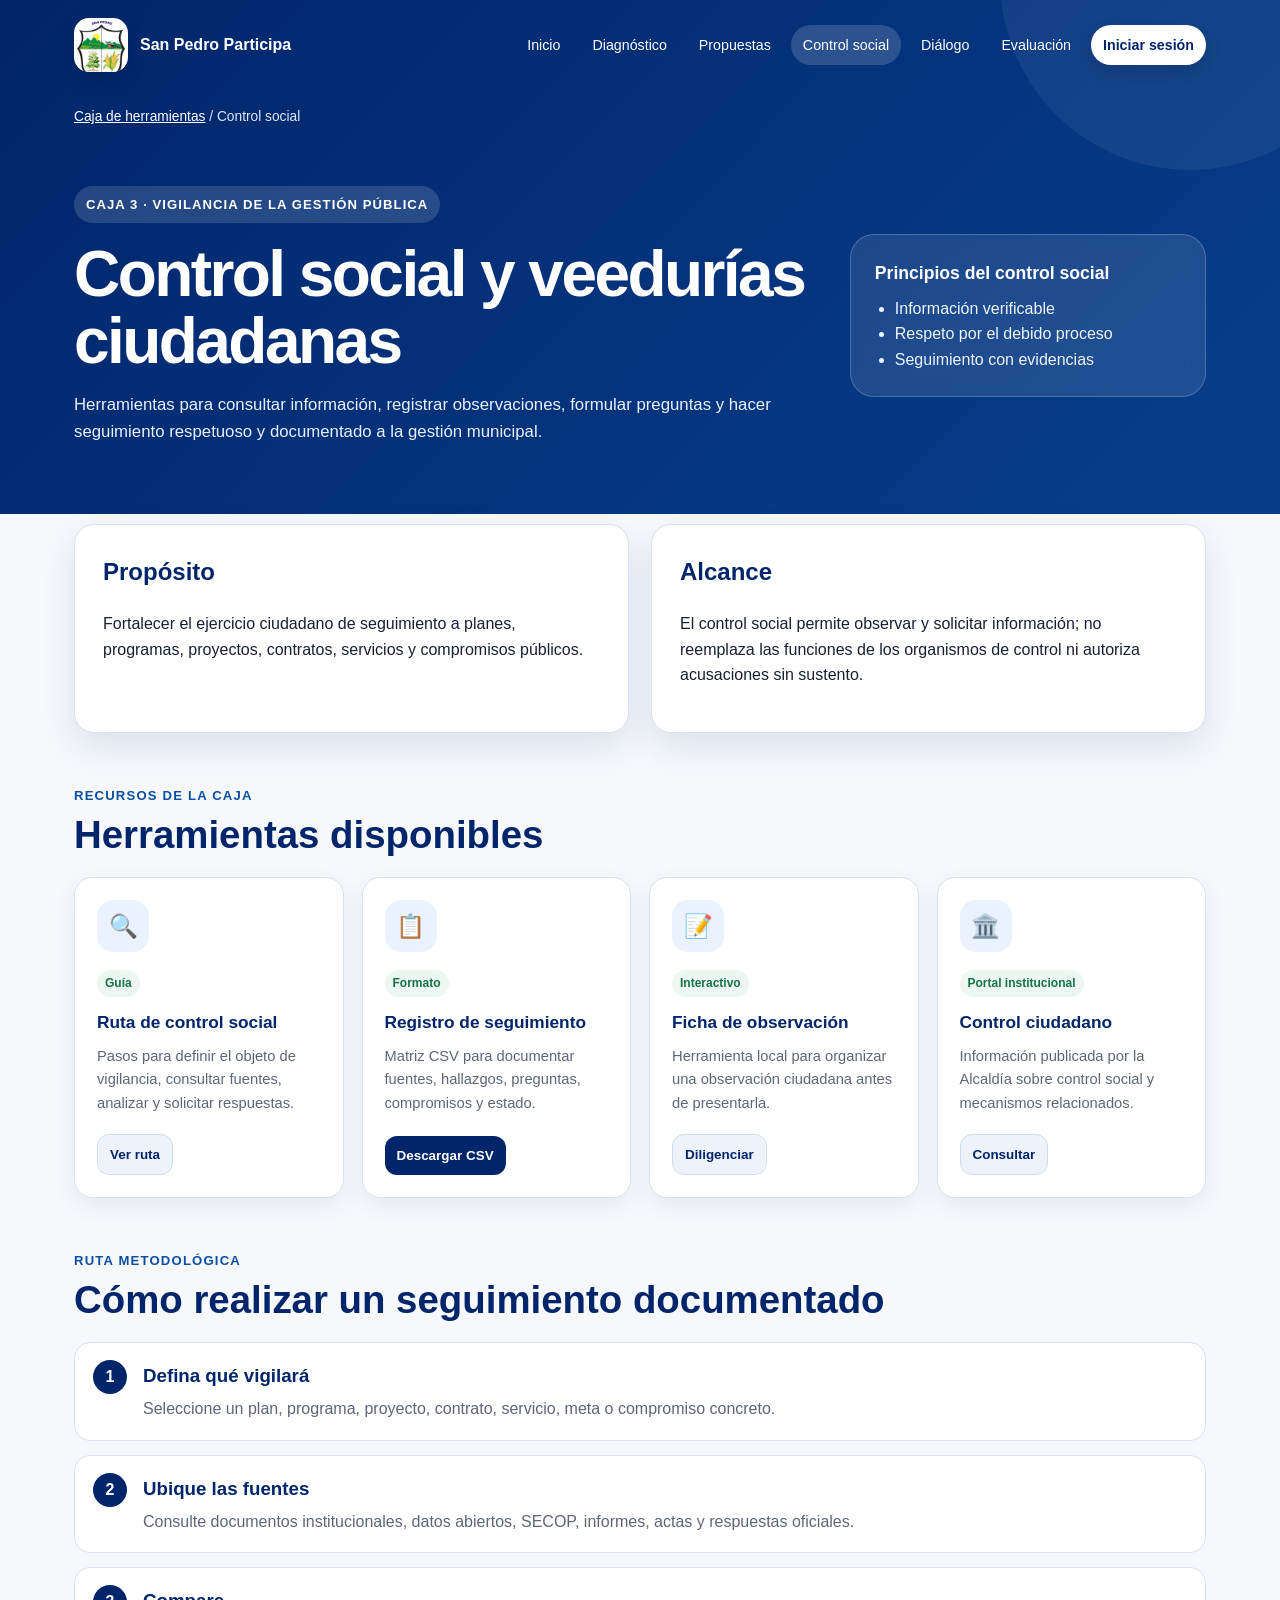
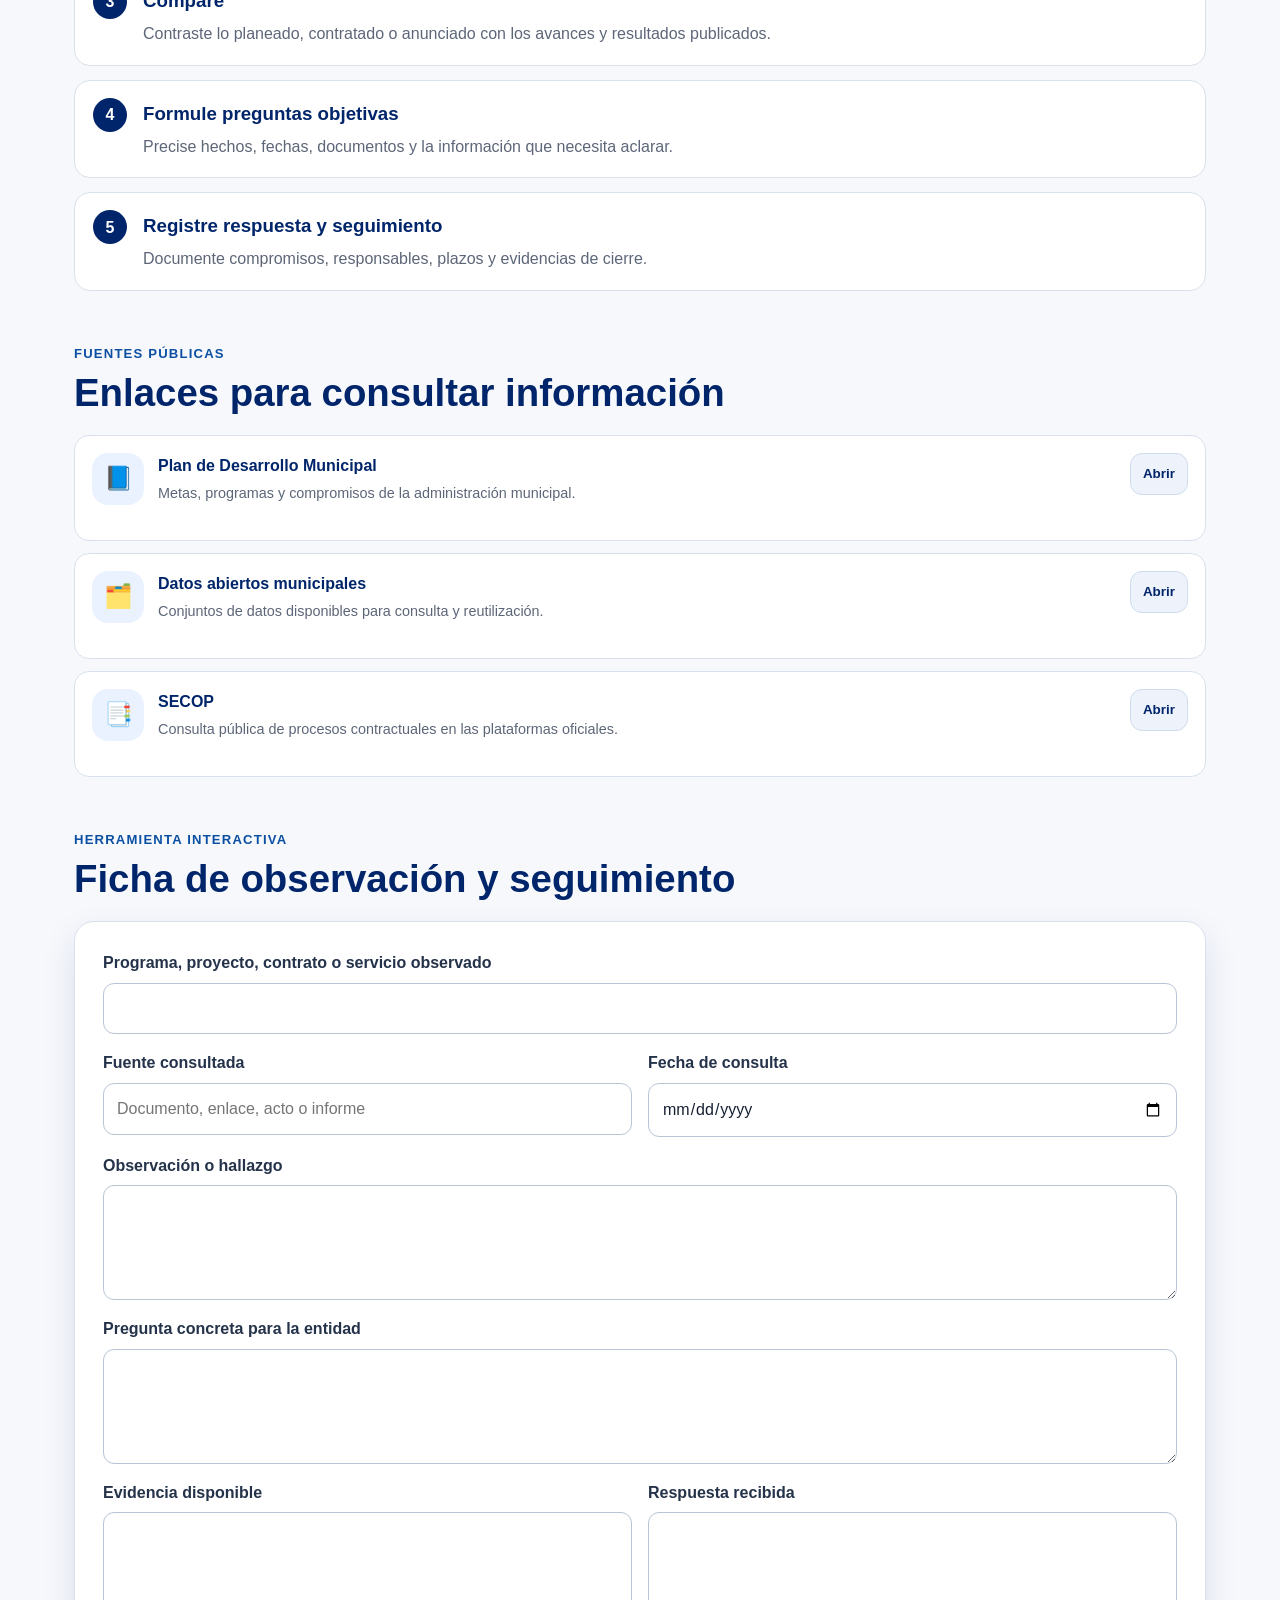
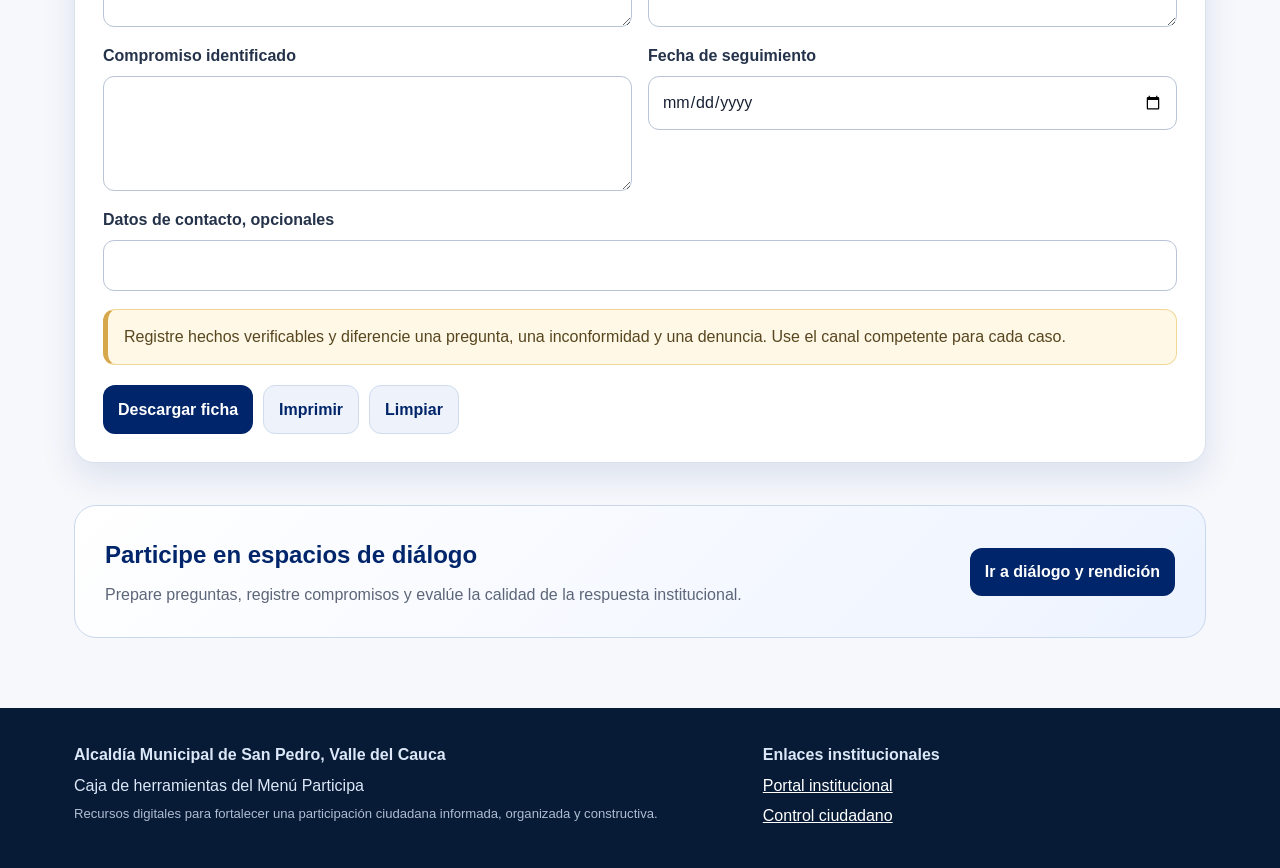
<file: caja-3-control-social.html>
<!DOCTYPE html>
<html lang="es"><head><meta charset="utf-8"/><meta content="width=device-width,initial-scale=1" name="viewport"/><meta content="Herramientas para consultar información, registrar observaciones, formular preguntas y hacer seguimiento respetuoso y documentado a la gestión municipal." name="description"/><title>Control social y veedurías ciudadanas | Menú Participa</title><link href="assets/img/escudo-san-pedro.jpg" rel="icon" type="image/jpeg"/><link href="assets/css/estilos.css" rel="stylesheet"/></head><body><a class="skip" href="#contenido">Saltar al contenido principal</a><header class="site-header"><div class="nav-wrap"><a class="brand" href="index.html"><span aria-hidden="true" class="brand-mark logo-mark"><img alt="Escudo del Municipio de San Pedro, Valle del Cauca" src="assets/img/escudo-san-pedro.jpg"/></span><span>San Pedro Participa</span></a><nav aria-label="Navegación principal" class="nav-links">
<a href="index.html">Inicio</a><a href="caja-1-diagnostico.html">Diagnóstico</a><a href="caja-2-propuestas.html">Propuestas</a><a aria-current="page" href="caja-3-control-social.html">Control social</a><a href="caja-4-dialogo-rendicion.html">Diálogo</a><a href="caja-5-evaluacion.html">Evaluación</a>
<a class="nav-login" href="administracion.html">Iniciar sesión</a></nav></div><div class="breadcrumbs"><a href="index.html">Caja de herramientas</a> / Control social</div><section class="hero"><div><span class="eyebrow">Caja 3 · Vigilancia de la gestión pública</span><h1>Control social y veedurías ciudadanas</h1><p>Herramientas para consultar información, registrar observaciones, formular preguntas y hacer seguimiento respetuoso y documentado a la gestión municipal.</p></div><aside class="hero-panel"><strong>Principios del control social</strong><ul><li>Información verificable</li><li>Respeto por el debido proceso</li><li>Seguimiento con evidencias</li></ul></aside></section></header><main class="container" id="contenido"><section class="intro-grid"><article class="panel"><h2>Propósito</h2><p>Fortalecer el ejercicio ciudadano de seguimiento a planes, programas, proyectos, contratos, servicios y compromisos públicos.</p></article><article class="panel"><h2>Alcance</h2><p>El control social permite observar y solicitar información; no reemplaza las funciones de los organismos de control ni autoriza acusaciones sin sustento.</p></article></section><div class="section-title"><span>Recursos de la caja</span><h2>Herramientas disponibles</h2></div><section class="cards"><article class="card"><div aria-hidden="true" class="icon">🔍</div><span class="tag">Guía</span><h3>Ruta de control social</h3><p>Pasos para definir el objeto de vigilancia, consultar fuentes, analizar y solicitar respuestas.</p><div class="card-actions"><a class="btn small secondary" href="#ruta">Ver ruta</a></div></article><article class="card"><div aria-hidden="true" class="icon">📋</div><span class="tag">Formato</span><h3>Registro de seguimiento</h3><p>Matriz CSV para documentar fuentes, hallazgos, preguntas, compromisos y estado.</p><div class="card-actions"><a class="btn small" href="formatos/registro-control-social.csv">Descargar CSV</a></div></article><article class="card"><div aria-hidden="true" class="icon">📝</div><span class="tag">Interactivo</span><h3>Ficha de observación</h3><p>Herramienta local para organizar una observación ciudadana antes de presentarla.</p><div class="card-actions"><a class="btn small secondary" href="#formulario">Diligenciar</a></div></article><article class="card"><div aria-hidden="true" class="icon">🏛️</div><span class="tag">Portal institucional</span><h3>Control ciudadano</h3><p>Información publicada por la Alcaldía sobre control social y mecanismos relacionados.</p><div class="card-actions"><a class="btn small secondary" href="https://www.sanpedro-valle.gov.co/control-ciudadano/control-ciudadano-631934" rel="noopener" target="_blank">Consultar</a></div></article></section><section id="ruta"><div class="section-title"><span>Ruta metodológica</span><h2>Cómo realizar un seguimiento documentado</h2></div><div class="steps"><article class="step"><h3>Defina qué vigilará</h3><p>Seleccione un plan, programa, proyecto, contrato, servicio, meta o compromiso concreto.</p></article><article class="step"><h3>Ubique las fuentes</h3><p>Consulte documentos institucionales, datos abiertos, SECOP, informes, actas y respuestas oficiales.</p></article><article class="step"><h3>Compare</h3><p>Contraste lo planeado, contratado o anunciado con los avances y resultados publicados.</p></article><article class="step"><h3>Formule preguntas objetivas</h3><p>Precise hechos, fechas, documentos y la información que necesita aclarar.</p></article><article class="step"><h3>Registre respuesta y seguimiento</h3><p>Documente compromisos, responsables, plazos y evidencias de cierre.</p></article></div></section><div class="section-title"><span>Fuentes públicas</span><h2>Enlaces para consultar información</h2></div><section class="resource-list"><article class="resource"><div class="icon">📘</div><div><b>Plan de Desarrollo Municipal</b><p>Metas, programas y compromisos de la administración municipal.</p></div><a class="btn secondary small" href="https://www.sanpedro-valle.gov.co/planes/plan-de-desarrollo-municipal-san-pedro-valle-del-cauca" rel="noopener" target="_blank">Abrir</a></article><article class="resource"><div class="icon">🗂️</div><div><b>Datos abiertos municipales</b><p>Conjuntos de datos disponibles para consulta y reutilización.</p></div><a class="btn secondary small" href="https://www.sanpedro-valle.gov.co/datos-abiertos/datos-abiertos-publicados-por-el-municipio" rel="noopener" target="_blank">Abrir</a></article><article class="resource"><div class="icon">📑</div><div><b>SECOP</b><p>Consulta pública de procesos contractuales en las plataformas oficiales.</p></div><a class="btn secondary small" href="https://www.colombiacompra.gov.co/secop" rel="noopener" target="_blank">Abrir</a></article></section><section id="formulario"><div class="section-title"><span>Herramienta interactiva</span><h2>Ficha de observación y seguimiento</h2></div><form class="tool-form form-box" data-filename="ficha-control-social" data-title="Ficha ciudadana de control social" id="control"><div class="form-grid"><div class="field full"><label for="objeto">Programa, proyecto, contrato o servicio observado</label><input id="objeto" name="objeto" required=""/></div><div class="field"><label for="fuente">Fuente consultada</label><input id="fuente" name="fuente" placeholder="Documento, enlace, acto o informe" required=""/></div><div class="field"><label for="fecha_consulta">Fecha de consulta</label><input id="fecha_consulta" name="fecha_consulta" required="" type="date"/></div><div class="field full"><label for="observacion">Observación o hallazgo</label><textarea id="observacion" name="observacion" required=""></textarea></div><div class="field full"><label for="pregunta">Pregunta concreta para la entidad</label><textarea id="pregunta" name="pregunta" required=""></textarea></div><div class="field"><label for="evidencia_control">Evidencia disponible</label><textarea id="evidencia_control" name="evidencia"></textarea></div><div class="field"><label for="respuesta">Respuesta recibida</label><textarea id="respuesta" name="respuesta"></textarea></div><div class="field"><label for="compromiso">Compromiso identificado</label><textarea id="compromiso" name="compromiso"></textarea></div><div class="field"><label for="seguimiento">Fecha de seguimiento</label><input id="seguimiento" name="fecha_seguimiento" type="date"/></div><div class="field full"><label for="contacto_control">Datos de contacto, opcionales</label><input id="contacto_control" name="contacto"/></div></div><div class="notice">Registre hechos verificables y diferencie una pregunta, una inconformidad y una denuncia. Use el canal competente para cada caso.</div><div class="form-actions"><button class="btn js-download" type="button">Descargar ficha</button><button class="btn secondary js-print" type="button">Imprimir</button><button class="btn secondary js-clear" type="button">Limpiar</button></div><div class="success" tabindex="-1">La ficha de seguimiento fue generada.</div></form></section><section class="callout"><div><h2>Participe en espacios de diálogo</h2><p>Prepare preguntas, registre compromisos y evalúe la calidad de la respuesta institucional.</p></div><a class="btn" href="caja-4-dialogo-rendicion.html">Ir a diálogo y rendición</a></section></main><footer class="site-footer"><div class="footer-inner"><div><strong>Alcaldía Municipal de San Pedro, Valle del Cauca</strong><p>Caja de herramientas del Menú Participa</p><p class="foot-note">Recursos digitales para fortalecer una participación ciudadana informada, organizada y constructiva.</p></div><div><strong>Enlaces institucionales</strong><p><a href="https://www.sanpedro-valle.gov.co/" rel="noopener" target="_blank">Portal institucional</a></p><p><a href="https://www.sanpedro-valle.gov.co/control-ciudadano/control-ciudadano-631934" rel="noopener" target="_blank">Control ciudadano</a></p></div></div></footer><script src="assets/js/app.js"></script></body></html>
</file>
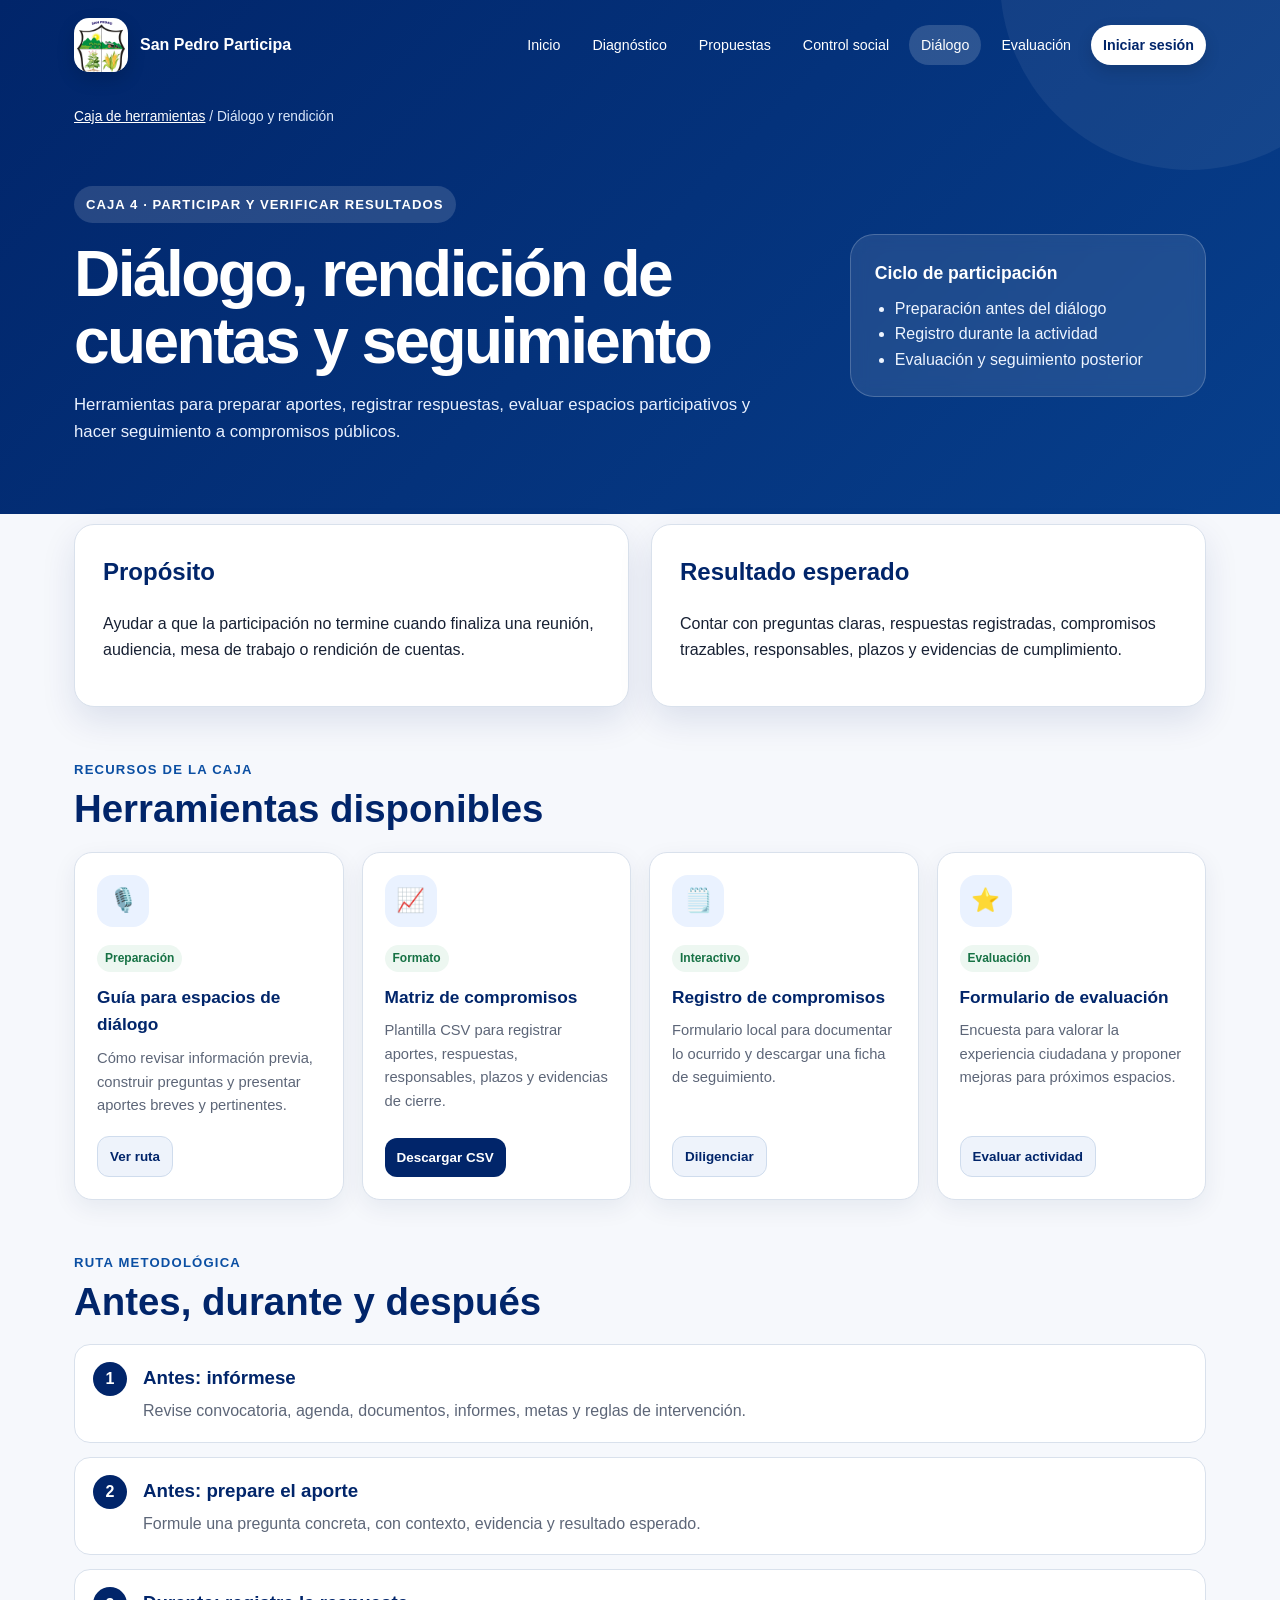
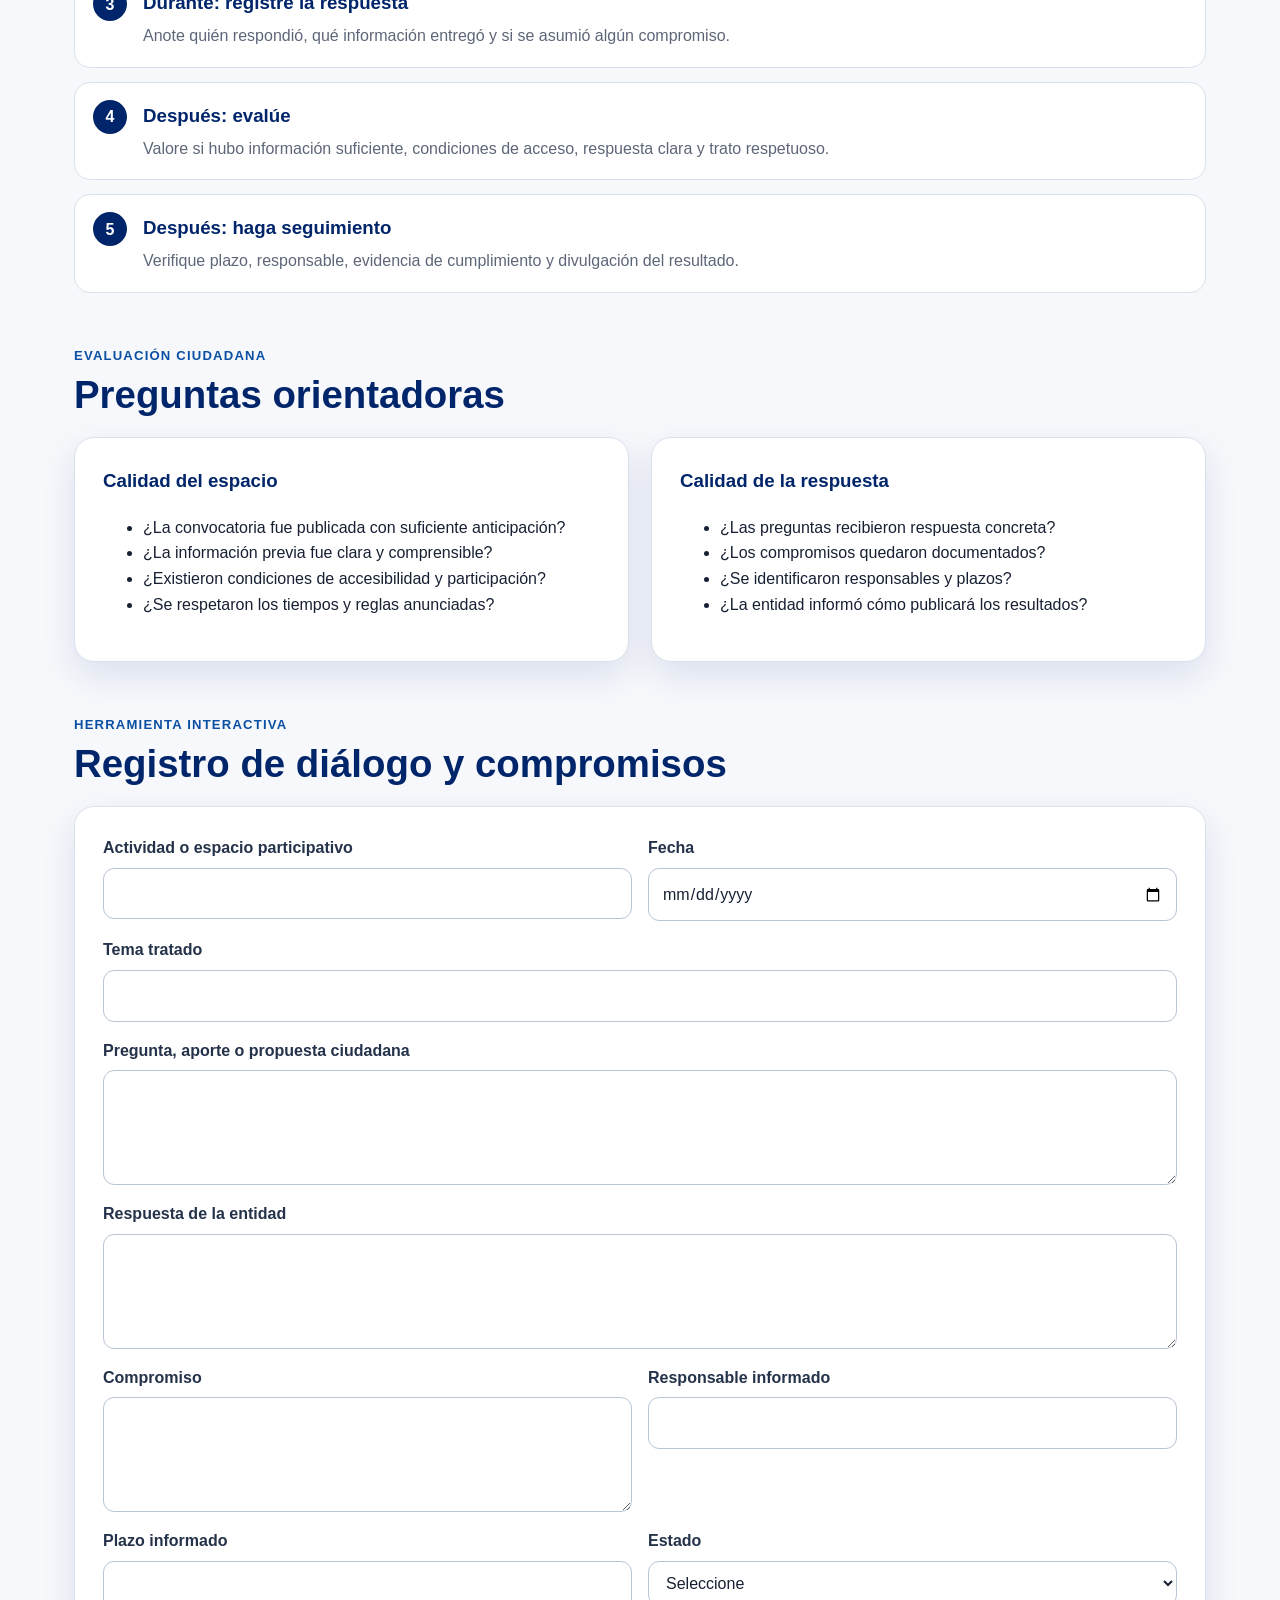
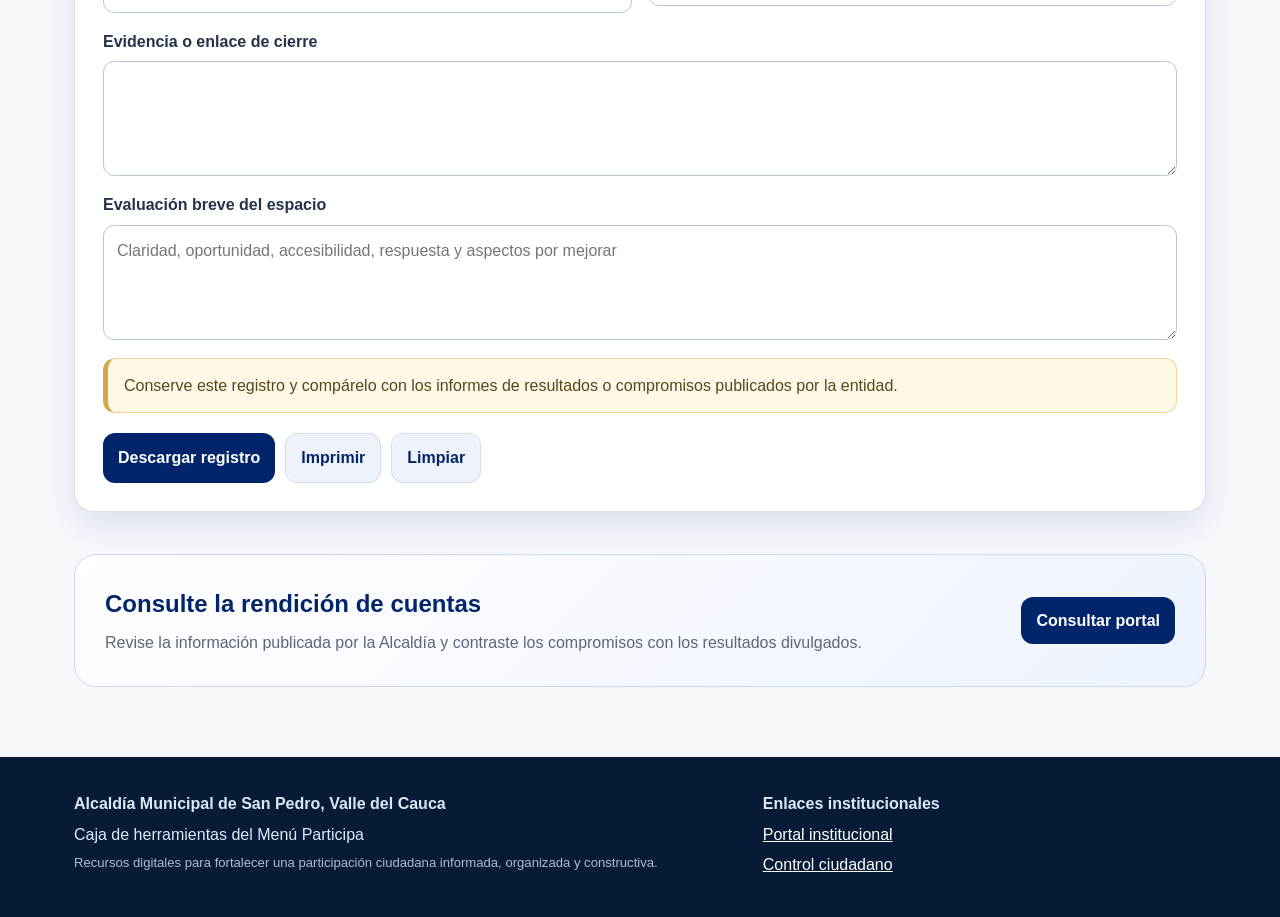
<file: caja-4-dialogo-rendicion.html>
<!DOCTYPE html>

<html lang="es"><head><meta charset="utf-8"/><meta content="width=device-width,initial-scale=1" name="viewport"/><meta content="Herramientas para preparar aportes, registrar respuestas, evaluar espacios participativos y hacer seguimiento a compromisos públicos." name="description"/><title>Diálogo, rendición de cuentas y seguimiento | Menú Participa</title><link href="assets/img/escudo-san-pedro.jpg" rel="icon" type="image/jpeg"/><link href="assets/css/estilos.css" rel="stylesheet"/></head><body><a class="skip" href="#contenido">Saltar al contenido principal</a><header class="site-header"><div class="nav-wrap"><a class="brand" href="index.html"><span aria-hidden="true" class="brand-mark logo-mark"><img alt="Escudo del Municipio de San Pedro, Valle del Cauca" src="assets/img/escudo-san-pedro.jpg"/></span><span>San Pedro Participa</span></a><nav aria-label="Navegación principal" class="nav-links">
<a href="index.html">Inicio</a><a href="caja-1-diagnostico.html">Diagnóstico</a><a href="caja-2-propuestas.html">Propuestas</a><a href="caja-3-control-social.html">Control social</a><a aria-current="page" href="caja-4-dialogo-rendicion.html">Diálogo</a><a href="caja-5-evaluacion.html">Evaluación</a>
<a class="nav-login" href="administracion.html">Iniciar sesión</a></nav></div><div class="breadcrumbs"><a href="index.html">Caja de herramientas</a> / Diálogo y rendición</div><section class="hero"><div><span class="eyebrow">Caja 4 · Participar y verificar resultados</span><h1>Diálogo, rendición de cuentas y seguimiento</h1><p>Herramientas para preparar aportes, registrar respuestas, evaluar espacios participativos y hacer seguimiento a compromisos públicos.</p></div><aside class="hero-panel"><strong>Ciclo de participación</strong><ul><li>Preparación antes del diálogo</li><li>Registro durante la actividad</li><li>Evaluación y seguimiento posterior</li></ul></aside></section></header><main class="container" id="contenido"><section class="intro-grid"><article class="panel"><h2>Propósito</h2><p>Ayudar a que la participación no termine cuando finaliza una reunión, audiencia, mesa de trabajo o rendición de cuentas.</p></article><article class="panel"><h2>Resultado esperado</h2><p>Contar con preguntas claras, respuestas registradas, compromisos trazables, responsables, plazos y evidencias de cumplimiento.</p></article></section><div class="section-title"><span>Recursos de la caja</span><h2>Herramientas disponibles</h2></div><section class="cards"><article class="card"><div aria-hidden="true" class="icon">🎙️</div><span class="tag">Preparación</span><h3>Guía para espacios de diálogo</h3><p>Cómo revisar información previa, construir preguntas y presentar aportes breves y pertinentes.</p><div class="card-actions"><a class="btn small secondary" href="#ruta">Ver ruta</a></div></article><article class="card"><div aria-hidden="true" class="icon">📈</div><span class="tag">Formato</span><h3>Matriz de compromisos</h3><p>Plantilla CSV para registrar aportes, respuestas, responsables, plazos y evidencias de cierre.</p><div class="card-actions"><a class="btn small" href="formatos/matriz-dialogo-compromisos.csv">Descargar CSV</a></div></article><article class="card"><div aria-hidden="true" class="icon">🗒️</div><span class="tag">Interactivo</span><h3>Registro de compromisos</h3><p>Formulario local para documentar lo ocurrido y descargar una ficha de seguimiento.</p><div class="card-actions"><a class="btn small secondary" href="#formulario">Diligenciar</a></div></article><article class="card"><div aria-hidden="true" class="icon">⭐</div><span class="tag">Evaluación</span><h3>Formulario de evaluación</h3><p>Encuesta para valorar la experiencia ciudadana y proponer mejoras para próximos espacios.</p><div class="card-actions"><a class="btn small secondary" href="caja-5-evaluacion.html">Evaluar actividad</a></div></article></section><section id="ruta"><div class="section-title"><span>Ruta metodológica</span><h2>Antes, durante y después</h2></div><div class="steps"><article class="step"><h3>Antes: infórmese</h3><p>Revise convocatoria, agenda, documentos, informes, metas y reglas de intervención.</p></article><article class="step"><h3>Antes: prepare el aporte</h3><p>Formule una pregunta concreta, con contexto, evidencia y resultado esperado.</p></article><article class="step"><h3>Durante: registre la respuesta</h3><p>Anote quién respondió, qué información entregó y si se asumió algún compromiso.</p></article><article class="step"><h3>Después: evalúe</h3><p>Valore si hubo información suficiente, condiciones de acceso, respuesta clara y trato respetuoso.</p></article><article class="step"><h3>Después: haga seguimiento</h3><p>Verifique plazo, responsable, evidencia de cumplimiento y divulgación del resultado.</p></article></div></section><section id="evaluacion"><div class="section-title"><span>Evaluación ciudadana</span><h2>Preguntas orientadoras</h2></div><div class="toolbox-grid"><article class="panel"><h3>Calidad del espacio</h3><ul><li>¿La convocatoria fue publicada con suficiente anticipación?</li><li>¿La información previa fue clara y comprensible?</li><li>¿Existieron condiciones de accesibilidad y participación?</li><li>¿Se respetaron los tiempos y reglas anunciadas?</li></ul></article><article class="panel"><h3>Calidad de la respuesta</h3><ul><li>¿Las preguntas recibieron respuesta concreta?</li><li>¿Los compromisos quedaron documentados?</li><li>¿Se identificaron responsables y plazos?</li><li>¿La entidad informó cómo publicará los resultados?</li></ul></article></div></section><section id="formulario"><div class="section-title"><span>Herramienta interactiva</span><h2>Registro de diálogo y compromisos</h2></div><form class="tool-form form-box" data-filename="registro-dialogo-compromisos" data-title="Registro ciudadano de diálogo y compromisos" id="dialogo"><div class="form-grid"><div class="field"><label for="actividad">Actividad o espacio participativo</label><input id="actividad" name="actividad" required=""/></div><div class="field"><label for="fecha_dialogo">Fecha</label><input id="fecha_dialogo" name="fecha" required="" type="date"/></div><div class="field full"><label for="tema">Tema tratado</label><input id="tema" name="tema" required=""/></div><div class="field full"><label for="aporte">Pregunta, aporte o propuesta ciudadana</label><textarea id="aporte" name="aporte_ciudadano" required=""></textarea></div><div class="field full"><label for="respuesta_dialogo">Respuesta de la entidad</label><textarea id="respuesta_dialogo" name="respuesta_entidad"></textarea></div><div class="field"><label for="compromiso_dialogo">Compromiso</label><textarea id="compromiso_dialogo" name="compromiso"></textarea></div><div class="field"><label for="responsable">Responsable informado</label><input id="responsable" name="responsable"/></div><div class="field"><label for="plazo">Plazo informado</label><input id="plazo" name="plazo"/></div><div class="field"><label for="estado">Estado</label><select id="estado" name="estado"><option value="">Seleccione</option><option>Pendiente</option><option>En gestión</option><option>Cumplido</option><option>No cumplido</option><option>Sin información</option></select></div><div class="field full"><label for="evidencia_cierre">Evidencia o enlace de cierre</label><textarea id="evidencia_cierre" name="evidencia_cierre"></textarea></div><div class="field full"><label for="evaluacion_texto">Evaluación breve del espacio</label><textarea id="evaluacion_texto" name="evaluacion" placeholder="Claridad, oportunidad, accesibilidad, respuesta y aspectos por mejorar"></textarea></div></div><div class="notice">Conserve este registro y compárelo con los informes de resultados o compromisos publicados por la entidad.</div><div class="form-actions"><button class="btn js-download" type="button">Descargar registro</button><button class="btn secondary js-print" type="button">Imprimir</button><button class="btn secondary js-clear" type="button">Limpiar</button></div><div class="success" tabindex="-1">El registro de diálogo fue generado.</div></form></section><section class="callout"><div><h2>Consulte la rendición de cuentas</h2><p>Revise la información publicada por la Alcaldía y contraste los compromisos con los resultados divulgados.</p></div><a class="btn" href="https://www.sanpedro-valle.gov.co/tema/control" rel="noopener" target="_blank">Consultar portal</a></section></main><footer class="site-footer"><div class="footer-inner"><div><strong>Alcaldía Municipal de San Pedro, Valle del Cauca</strong><p>Caja de herramientas del Menú Participa</p><p class="foot-note">Recursos digitales para fortalecer una participación ciudadana informada, organizada y constructiva.</p></div><div><strong>Enlaces institucionales</strong><p><a href="https://www.sanpedro-valle.gov.co/" rel="noopener" target="_blank">Portal institucional</a></p><p><a href="https://www.sanpedro-valle.gov.co/control-ciudadano/control-ciudadano-631934" rel="noopener" target="_blank">Control ciudadano</a></p></div></div></footer><script src="assets/js/app.js"></script></body></html>
</file>
<file: assets/css/estilos.css>
:root{
  --azul:#01256a;
  --azul-2:#0b4fa3;
  --azul-claro:#eaf2ff;
  --dorado:#d6a84b;
  --verde:#177245;
  --rojo:#b42318;
  --texto:#172033;
  --muted:#5d6678;
  --borde:#d9e1ec;
  --fondo:#f6f8fc;
  --blanco:#fff;
  --sombra:0 14px 35px rgba(1,37,106,.11);
  --radio:20px;
}
*{box-sizing:border-box}
html{scroll-behavior:smooth}
body{margin:0;background:var(--fondo);color:var(--texto);font-family:"Century Gothic","Avenir Next",Arial,sans-serif;line-height:1.6}
a{color:var(--azul-2)}
a:focus,button:focus,input:focus,textarea:focus,select:focus{outline:3px solid #f7c94b;outline-offset:3px}
.skip{position:absolute;left:-9999px;top:0;background:#fff;padding:12px;z-index:999}.skip:focus{left:10px;top:10px}
.site-header{background:linear-gradient(135deg,var(--azul),#073f8c);color:#fff;position:relative;overflow:hidden}
.site-header:after{content:"";position:absolute;width:380px;height:380px;border-radius:50%;background:rgba(255,255,255,.06);right:-100px;top:-210px}
.nav-wrap{max-width:1180px;margin:auto;padding:18px 24px;display:flex;align-items:center;justify-content:space-between;gap:20px;position:relative;z-index:2}
.brand{display:flex;align-items:center;gap:12px;color:#fff;text-decoration:none;font-weight:700}.brand-mark{width:44px;height:44px;border-radius:14px;background:#fff;color:var(--azul);display:grid;place-items:center;font-weight:800;box-shadow:0 7px 18px rgba(0,0,0,.15)}
.nav-links{display:flex;gap:8px;flex-wrap:wrap}.nav-links a{color:#fff;text-decoration:none;padding:9px 12px;border-radius:999px;font-size:.89rem}.nav-links a:hover,.nav-links a[aria-current="page"]{background:rgba(255,255,255,.16)}
.hero{max-width:1180px;margin:auto;padding:58px 24px 68px;position:relative;z-index:2;display:grid;grid-template-columns:1.35fr .65fr;gap:36px;align-items:center}
.eyebrow{display:inline-flex;align-items:center;gap:8px;font-size:.82rem;text-transform:uppercase;letter-spacing:.08em;font-weight:700;background:rgba(255,255,255,.14);padding:8px 12px;border-radius:999px}.hero h1{font-size:clamp(2.2rem,5vw,4.2rem);line-height:1.04;margin:18px 0 18px;letter-spacing:-.04em}.hero p{max-width:720px;font-size:1.05rem;color:#e9f1ff;margin:0}.hero-panel{background:rgba(255,255,255,.1);border:1px solid rgba(255,255,255,.2);border-radius:24px;padding:24px;backdrop-filter:blur(8px)}.hero-panel strong{display:block;font-size:1.1rem;margin-bottom:8px}.hero-panel ul{padding-left:20px;margin:8px 0 0;color:#eef5ff}
.container{max-width:1180px;margin:auto;padding:42px 24px 70px}
.intro-grid{display:grid;grid-template-columns:1fr 1fr;gap:22px;margin-top:-32px;position:relative;z-index:3}.panel{background:#fff;border:1px solid var(--borde);border-radius:var(--radio);padding:28px;box-shadow:var(--sombra)}.panel h2,.panel h3{margin-top:0;color:var(--azul)}
.section-title{margin:52px 0 20px}.section-title span{display:block;color:var(--azul-2);font-size:.82rem;font-weight:700;text-transform:uppercase;letter-spacing:.09em}.section-title h2{font-size:clamp(1.7rem,3vw,2.6rem);line-height:1.15;margin:7px 0 8px;color:var(--azul)}.section-title p{margin:0;color:var(--muted);max-width:800px}
.cards{display:grid;grid-template-columns:repeat(4,minmax(0,1fr));gap:18px}.card{background:#fff;border:1px solid var(--borde);border-radius:18px;padding:22px;display:flex;flex-direction:column;min-height:260px;box-shadow:0 8px 24px rgba(16,42,90,.07);transition:.2s}.card:hover{transform:translateY(-4px);box-shadow:var(--sombra)}.icon{width:52px;height:52px;border-radius:16px;background:var(--azul-claro);color:var(--azul);display:grid;place-items:center;font-size:1.45rem;margin-bottom:18px}.card h3{margin:0 0 8px;color:var(--azul);font-size:1.08rem}.card p{font-size:.92rem;color:var(--muted);margin:0 0 18px;flex:1}.tag{display:inline-block;background:#edf7f1;color:var(--verde);padding:4px 8px;border-radius:999px;font-size:.75rem;font-weight:700;margin-bottom:12px;align-self:flex-start}.card-actions{display:flex;flex-wrap:wrap;gap:8px}.btn{display:inline-flex;align-items:center;justify-content:center;gap:8px;border:0;border-radius:12px;padding:11px 15px;background:var(--azul);color:#fff;text-decoration:none;font:inherit;font-weight:700;cursor:pointer}.btn:hover{background:#001b4e}.btn.secondary{background:#eef3fb;color:var(--azul);border:1px solid #cfdced}.btn.secondary:hover{background:#dfe9f8}.btn.gold{background:var(--dorado);color:#1c2430}.btn.small{font-size:.84rem;padding:9px 12px}
.toolbox-grid{display:grid;grid-template-columns:1fr 1fr;gap:22px}.steps{counter-reset:paso;display:grid;gap:14px}.step{counter-increment:paso;background:#fff;border:1px solid var(--borde);border-radius:16px;padding:18px 18px 18px 68px;position:relative}.step:before{content:counter(paso);position:absolute;left:18px;top:17px;width:34px;height:34px;border-radius:50%;display:grid;place-items:center;background:var(--azul);color:#fff;font-weight:800}.step h3{margin:0 0 5px;color:var(--azul)}.step p{margin:0;color:var(--muted)}
.form-box{background:#fff;border:1px solid var(--borde);border-radius:var(--radio);padding:28px;box-shadow:var(--sombra)}.form-grid{display:grid;grid-template-columns:1fr 1fr;gap:16px}.field{display:flex;flex-direction:column;gap:7px}.field.full{grid-column:1/-1}.field label{font-weight:700;color:#24324a}.field input,.field textarea,.field select{width:100%;padding:12px 13px;border:1px solid #b9c5d6;border-radius:11px;font:inherit;background:#fff;color:var(--texto)}.field textarea{min-height:115px;resize:vertical}.help{font-size:.8rem;color:var(--muted)}.form-actions{display:flex;gap:10px;flex-wrap:wrap;margin-top:20px}.notice{background:#fff8e6;border:1px solid #f0d795;border-left:5px solid var(--dorado);border-radius:12px;padding:14px 16px;margin:18px 0;color:#57461f}.success{background:#ecf8f1;border:1px solid #acd9bd;border-left:5px solid var(--verde);border-radius:12px;padding:14px 16px;margin-top:16px;display:none}.resource-list{display:grid;gap:12px}.resource{background:#fff;border:1px solid var(--borde);border-radius:15px;padding:17px;display:flex;align-items:flex-start;gap:14px}.resource b{display:block;color:var(--azul);margin-bottom:3px}.resource p{margin:0;color:var(--muted);font-size:.9rem}.resource a{margin-left:auto;white-space:nowrap}
.callout{background:linear-gradient(135deg,#fff,#edf3ff);border:1px solid #cad8ed;border-radius:22px;padding:30px;display:flex;justify-content:space-between;align-items:center;gap:24px;margin-top:42px}.callout h2{margin:0 0 7px;color:var(--azul)}.callout p{margin:0;color:var(--muted)}
.site-footer{background:#071a36;color:#dce8f8}.footer-inner{max-width:1180px;margin:auto;padding:34px 24px;display:grid;grid-template-columns:1.5fr 1fr;gap:24px}.footer-inner a{color:#fff}.footer-inner p{margin:5px 0}.foot-note{font-size:.82rem;color:#aebdd1}
.breadcrumbs{max-width:1180px;margin:auto;padding:16px 24px 0;color:#dbe8fb;font-size:.86rem;position:relative;z-index:2}.breadcrumbs a{color:#fff}
.kpi-row{display:grid;grid-template-columns:repeat(3,1fr);gap:14px}.kpi{background:#fff;border:1px solid var(--borde);border-radius:15px;padding:18px;text-align:center}.kpi strong{display:block;color:var(--azul);font-size:1.55rem}.kpi span{font-size:.83rem;color:var(--muted)}
.print-sheet{background:#fff;border:1px solid var(--borde);border-radius:16px;padding:24px}.print-sheet h2{color:var(--azul)}
@media(max-width:980px){.hero{grid-template-columns:1fr}.cards{grid-template-columns:repeat(2,1fr)}.toolbox-grid,.intro-grid{grid-template-columns:1fr}.hero-panel{max-width:650px}.nav-wrap{align-items:flex-start}.nav-links{justify-content:flex-end}.resource{flex-wrap:wrap}.resource a{margin-left:66px}}
@media(max-width:650px){.nav-wrap{display:block}.nav-links{margin-top:14px;justify-content:flex-start}.hero{padding-top:40px}.cards,.form-grid,.kpi-row{grid-template-columns:1fr}.field.full{grid-column:auto}.callout,.footer-inner{display:block}.callout .btn{margin-top:18px}.card{min-height:0}.resource a{margin-left:0;width:100%}}
@media print{.nav-wrap,.breadcrumbs,.hero-panel,.form-actions,.site-footer,.no-print,.callout{display:none!important}.site-header{background:#fff;color:#000}.hero{display:block;padding:20px 0}.hero h1,.hero p{color:#000}.container{padding:10px}.panel,.form-box,.card{box-shadow:none}.cards{grid-template-columns:1fr 1fr}.eyebrow{border:1px solid #777}}

/* ─────────────────────────────────────────────────────────────
   Herramienta de evaluación y panel administrativo
   ───────────────────────────────────────────────────────────── */
.cards.five-cards{grid-template-columns:repeat(5,minmax(0,1fr))}
.form-section-title{margin:34px 0 18px;padding-bottom:10px;border-bottom:1px solid var(--borde);color:var(--azul);font-size:1.22rem}
.firebase-form section:first-child .form-section-title{margin-top:0}
.rating-list{display:grid;gap:16px}
.rating-fieldset{border:1px solid var(--borde);border-radius:16px;padding:18px;margin:0;background:#fbfcff}
.rating-fieldset legend{font-weight:700;color:#24324a;padding:0 8px}
.rating-scale{display:grid;grid-template-columns:repeat(5,1fr);gap:10px;margin-top:8px}
.rating-scale label{position:relative;cursor:pointer}
.rating-scale input{position:absolute;opacity:0;pointer-events:none}
.rating-scale span{min-height:72px;border:1px solid #b9c5d6;border-radius:12px;background:#fff;display:flex;flex-direction:column;align-items:center;justify-content:center;font-weight:800;color:var(--azul);transition:.18s}
.rating-scale small{display:block;font-size:.68rem;font-weight:600;color:var(--muted);text-align:center;margin-top:3px}
.rating-scale input:checked+span{background:var(--azul);color:#fff;border-color:var(--azul);box-shadow:0 7px 18px rgba(1,37,106,.19)}
.rating-scale input:checked+span small{color:#e8effc}
.rating-scale input:focus+span{outline:3px solid #f7c94b;outline-offset:3px}
.compact-fieldset{border:1px solid var(--borde);border-radius:13px;padding:15px;margin:0}
.compact-fieldset legend{font-weight:700;padding:0 6px;color:#24324a}
.inline-options{display:flex;gap:24px;flex-wrap:wrap}
.inline-options label{display:flex;align-items:center;gap:8px;font-weight:700}
.inline-options input{width:18px;height:18px}
.consent-field{background:#eef4ff;border:1px solid #c6d7ef;border-radius:13px;padding:16px}
.consent-field label{display:flex;align-items:flex-start;gap:11px;font-size:.92rem}
.consent-field input{width:19px;height:19px;margin-top:3px;flex:0 0 auto}
.form-status{margin-top:18px;border-radius:12px;padding:14px 16px;font-weight:700}
.form-status.info{background:#eef4ff;border:1px solid #bdd0ef;color:var(--azul)}
.form-status.success{display:block;background:#ecf8f1;border:1px solid #acd9bd;color:#155b38}
.form-status.error{background:#fff0ee;border:1px solid #efb4ad;color:#8e2119}
.receipt{margin-top:18px;background:linear-gradient(135deg,#ecf8f1,#f8fffb);border:1px solid #a8d6b9;border-radius:16px;padding:20px;text-align:center}
.receipt span{display:block;color:var(--verde);font-size:.8rem;font-weight:800;text-transform:uppercase;letter-spacing:.08em}
.receipt strong{display:block;color:var(--azul);font-size:1.65rem;margin:4px 0}
.receipt p{margin:0;color:var(--muted);font-size:.88rem}
.btn:disabled{opacity:.58;cursor:not-allowed}
.btn.danger{background:#8f211b}.btn.danger:hover{background:#681712}
.compact-header .hero{padding-top:34px;padding-bottom:42px}
.admin-hero{grid-template-columns:1fr}.admin-hero h1{font-size:clamp(2rem,4vw,3.5rem)}
.admin-container{min-height:58vh}
.auth-card{max-width:560px;margin:-18px auto 40px;background:#fff;border:1px solid var(--borde);border-radius:22px;padding:32px;box-shadow:var(--sombra)}
.auth-card h2{color:var(--azul);margin:0 0 8px}.auth-card>p{color:var(--muted)}
.login-form{display:grid;gap:16px;margin-top:22px}
.admin-toolbar{display:flex;justify-content:space-between;align-items:flex-end;gap:20px;margin-bottom:22px}
.admin-toolbar h2{margin:6px 0 2px;color:var(--azul);font-size:2rem}.admin-toolbar p{margin:0;color:var(--muted)}
.toolbar-actions{display:flex;gap:9px;flex-wrap:wrap;justify-content:flex-end}
.admin-kpis{grid-template-columns:1fr 1fr 1fr 1.4fr;margin-bottom:22px}
.admin-kpis .kpi:last-child strong{font-size:1rem;line-height:1.35}
.admin-filters{box-shadow:none;margin-bottom:22px}.admin-filters h3{margin:0 0 14px}
.filters-grid{grid-template-columns:1.5fr 1fr 1fr auto;align-items:end}
.filter-button-field{justify-content:flex-end}
.table-card{background:#fff;border:1px solid var(--borde);border-radius:18px;box-shadow:var(--sombra);overflow:hidden}
.table-heading{display:flex;justify-content:space-between;gap:20px;padding:20px 22px;border-bottom:1px solid var(--borde)}
.table-heading h3{margin:0;color:var(--azul)}.table-heading p{margin:3px 0 0;color:var(--muted);font-size:.88rem}
.table-scroll{overflow:auto}
.admin-table{width:100%;border-collapse:collapse;min-width:1040px}
.admin-table th,.admin-table td{padding:13px 14px;border-bottom:1px solid #e5eaf1;text-align:left;vertical-align:top;font-size:.85rem}
.admin-table th{background:#f2f5fa;color:#30405b;position:sticky;top:0;z-index:1}
.admin-table tbody tr:hover{background:#f8faff}
.loading-message,.empty-message{padding:24px;margin:0;text-align:center;color:var(--muted)}
.detail-dialog{width:min(840px,calc(100% - 28px));max-height:88vh;border:0;border-radius:22px;padding:0;box-shadow:0 25px 80px rgba(0,0,0,.3)}
.detail-dialog::backdrop{background:rgba(4,14,32,.66);backdrop-filter:blur(3px)}
.dialog-header{display:flex;justify-content:space-between;align-items:flex-start;gap:20px;padding:22px 24px;border-bottom:1px solid var(--borde);position:sticky;top:0;background:#fff;z-index:2}
.dialog-header h2{margin:6px 0 0;color:var(--azul)}
.dialog-close{border:0;background:#eef3fb;color:var(--azul);width:40px;height:40px;border-radius:50%;font-size:1.7rem;line-height:1;cursor:pointer}
.detail-grid{display:grid;grid-template-columns:1fr 1fr;gap:0;padding:12px 24px 26px}
.detail-item{padding:14px 12px;border-bottom:1px solid #edf0f4}
.detail-item strong{display:block;color:var(--azul);font-size:.8rem;text-transform:uppercase;letter-spacing:.04em}
.detail-item p{margin:4px 0 0;white-space:pre-wrap;color:#34415a}

@media(max-width:1100px){.cards.five-cards{grid-template-columns:repeat(3,1fr)}.filters-grid{grid-template-columns:1fr 1fr}.admin-kpis{grid-template-columns:repeat(2,1fr)}}
@media(max-width:760px){.rating-scale{grid-template-columns:1fr}.rating-scale span{min-height:52px;flex-direction:row;gap:8px}.rating-scale small{margin:0}.admin-toolbar{display:block}.toolbar-actions{justify-content:flex-start;margin-top:16px}.filters-grid{grid-template-columns:1fr}.detail-grid{grid-template-columns:1fr}.auth-card{padding:24px}.cards.five-cards{grid-template-columns:1fr 1fr}}
@media(max-width:520px){.cards.five-cards{grid-template-columns:1fr}.admin-kpis{grid-template-columns:1fr}.toolbar-actions .btn{width:100%}}
.google-btn{width:100%;background:#fff;color:#24324a;border:1px solid #c9d3e2;box-shadow:0 4px 12px rgba(16,42,90,.08);padding:13px 18px}
.google-btn:hover{background:#f7f9fc;color:#172033;border-color:#aebbd0}
.google-btn svg{flex:0 0 auto}

/* Identidad institucional y acceso */
.brand-mark.logo-mark{
  width:54px;
  height:54px;
  padding:3px;
  overflow:hidden;
  background:#fff;
  border-radius:15px;
}
.brand-mark.logo-mark img{
  display:block;
  width:100%;
  height:100%;
  object-fit:contain;
  border-radius:11px;
}
.nav-links a.nav-login{
  background:#fff;
  color:var(--azul);
  font-weight:800;
  box-shadow:0 6px 16px rgba(0,0,0,.14);
}
.nav-links a.nav-login:hover,
.nav-links a.nav-login:focus{
  background:#f3f7ff;
  color:#001b4e;
}
.google-btn{
  margin-top:22px;
  min-height:52px;
}
@media(max-width:650px){
  .brand-mark.logo-mark{width:50px;height:50px}
  .nav-links a.nav-login{width:100%;text-align:center;margin-top:6px}
}
</file>
